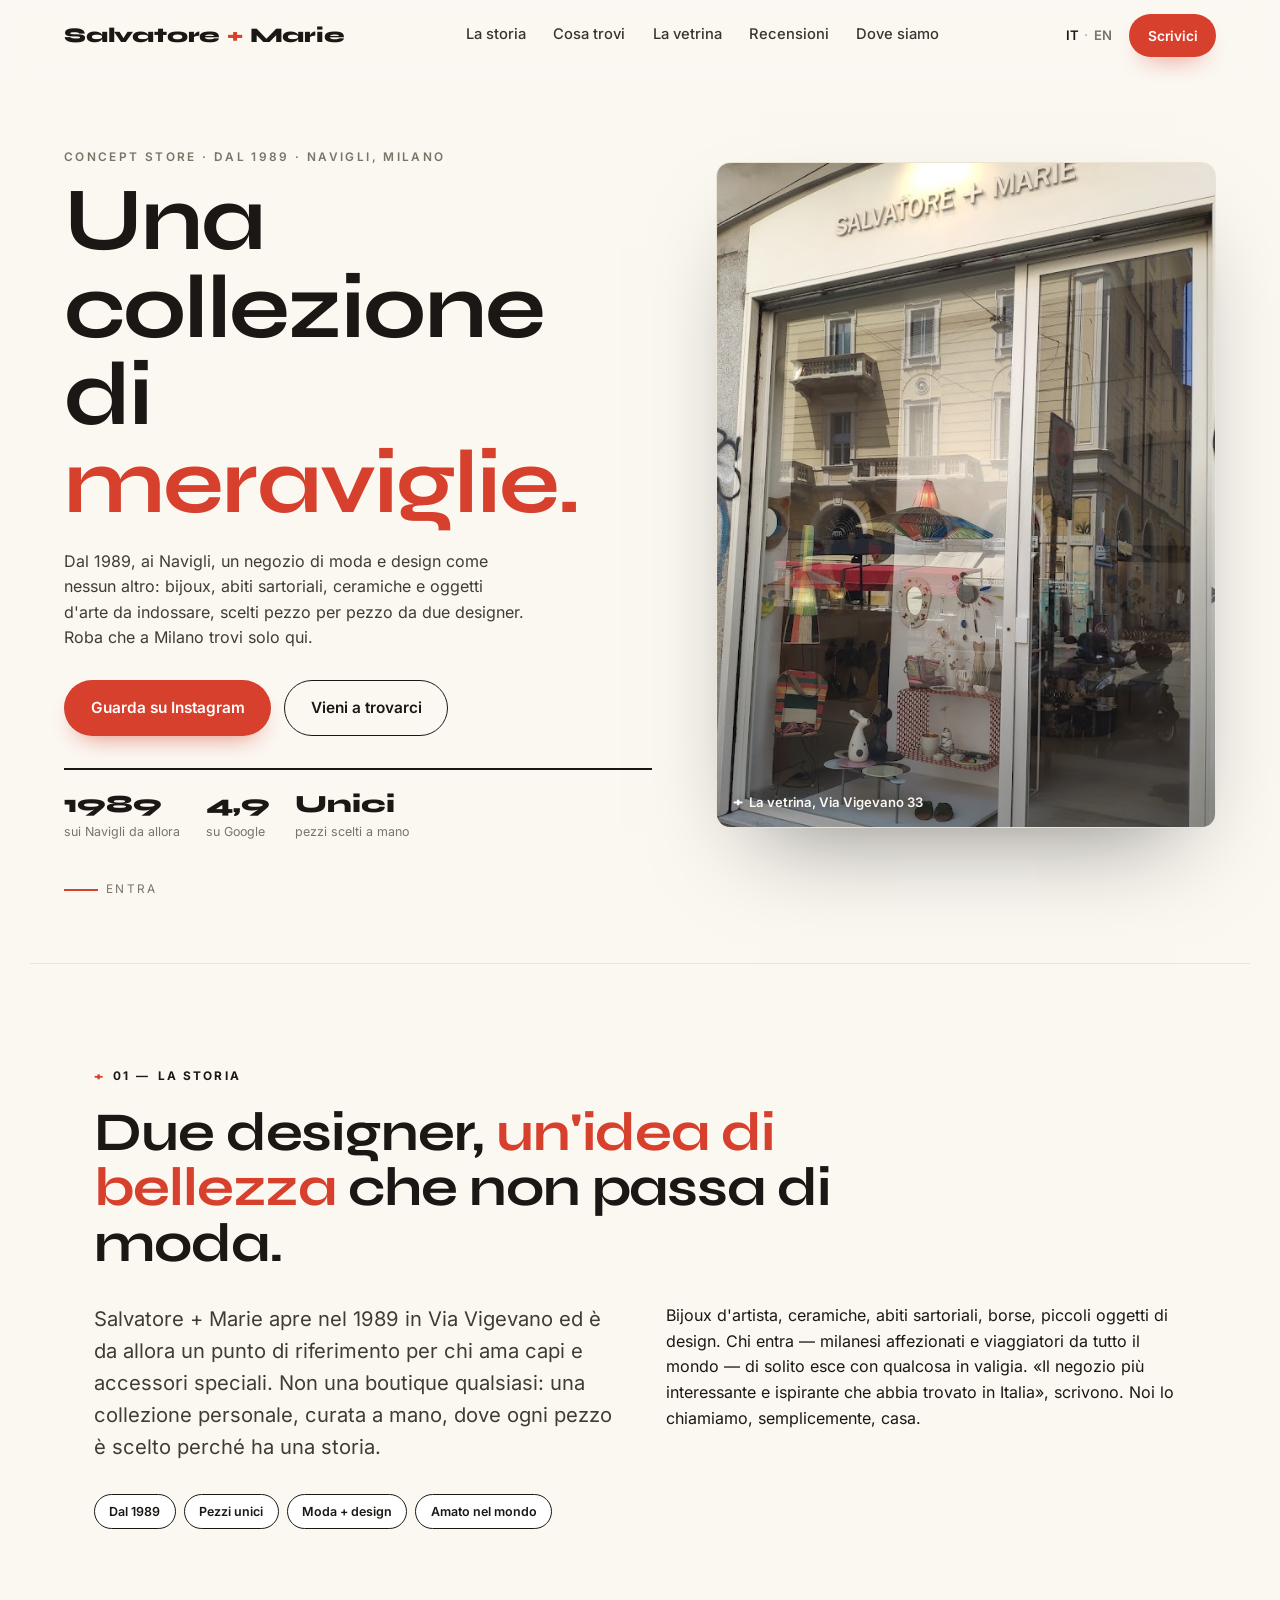
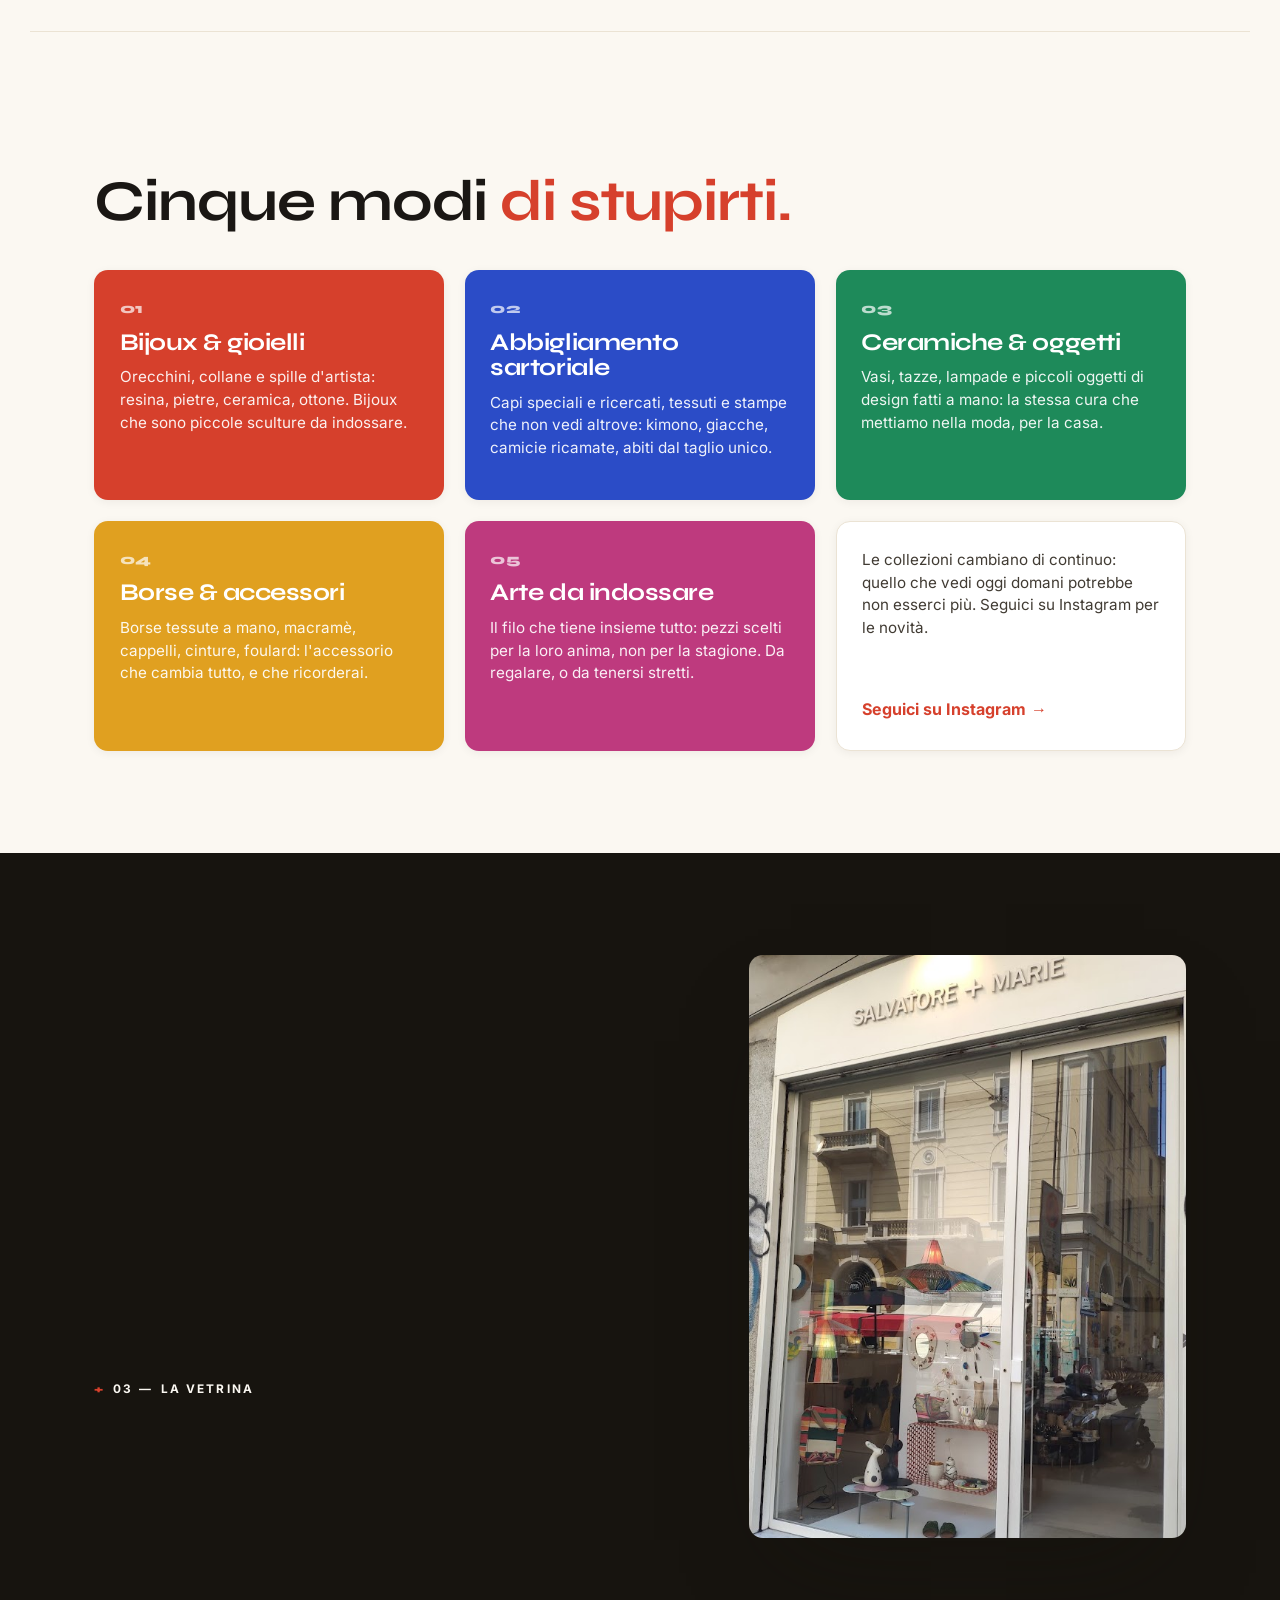
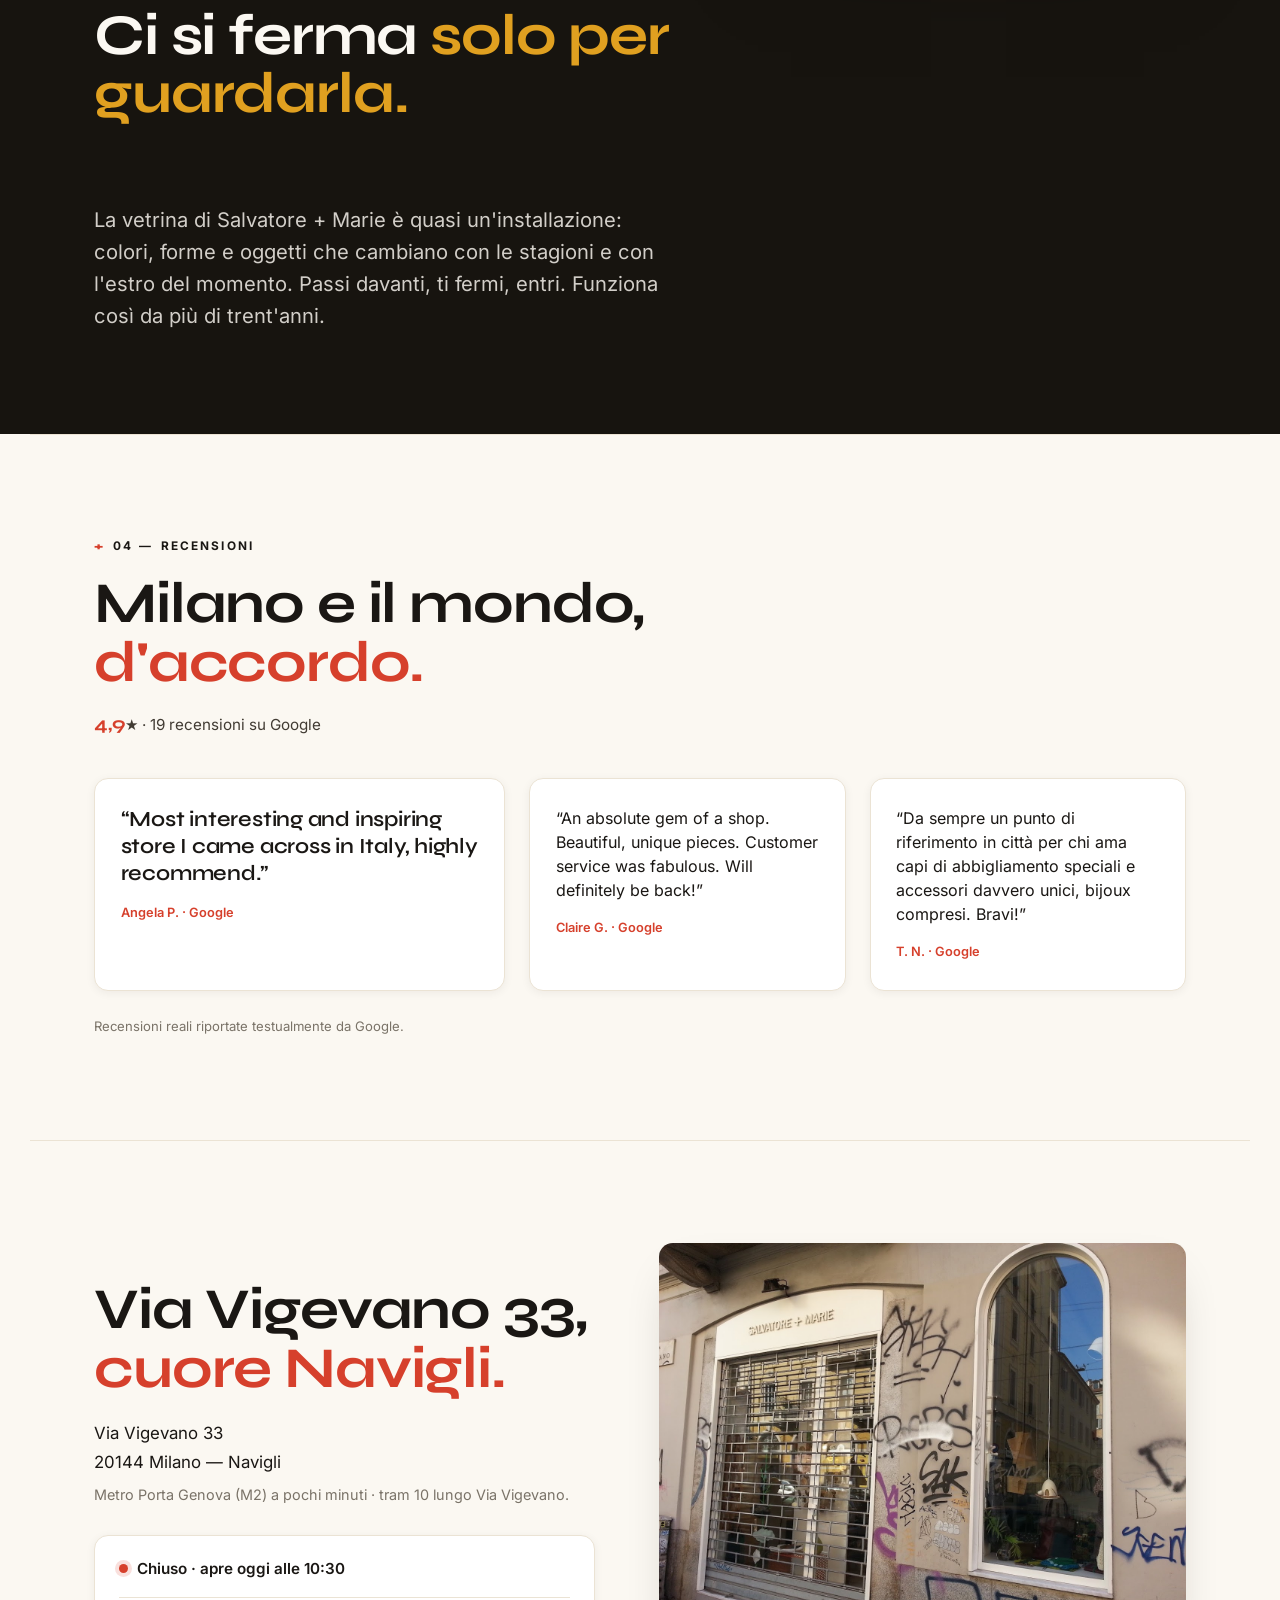
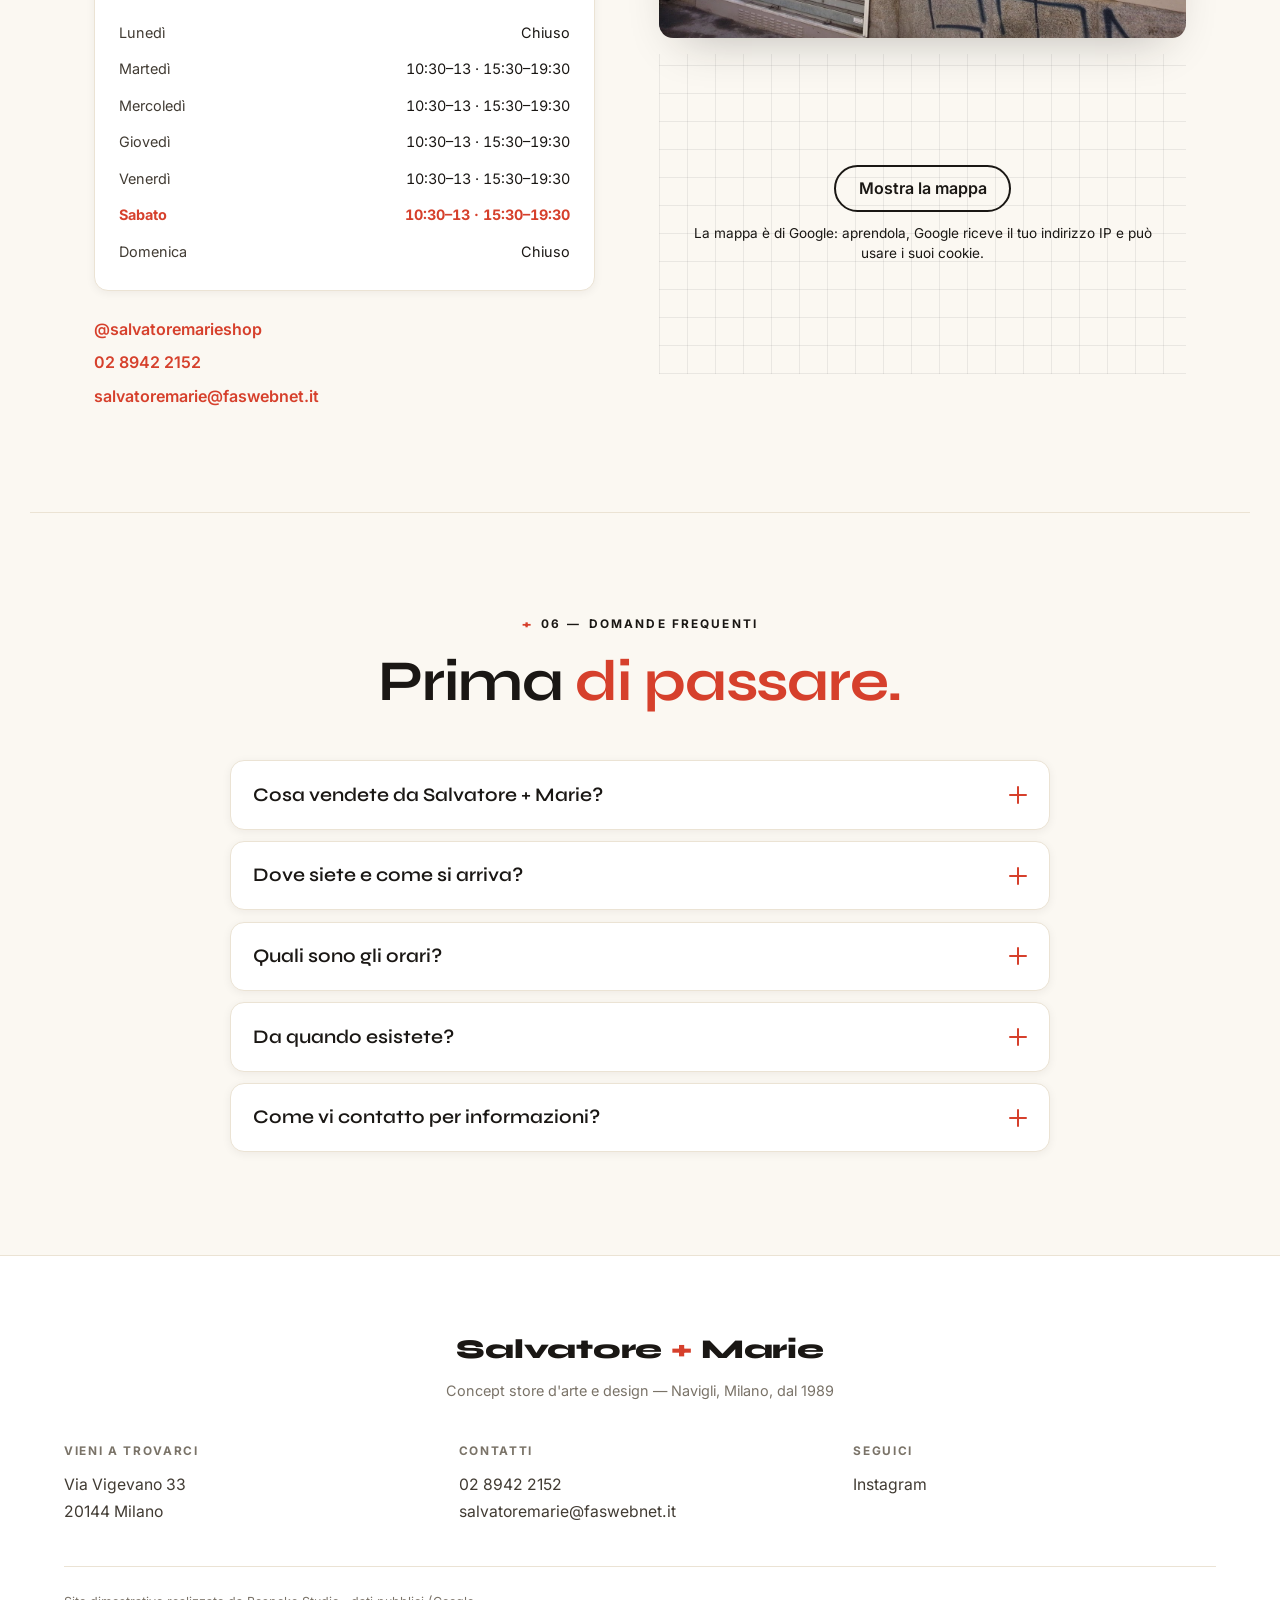
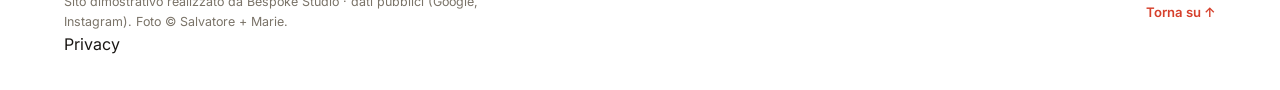
<file: index.html>
<!DOCTYPE html>
<html lang="it" class="no-js">
<head>
<meta charset="utf-8">
<meta name="viewport" content="width=device-width, initial-scale=1">
<meta name="robots" content="noindex">
<title>Salvatore + Marie — Concept store d'arte e design ai Navigli, Milano dal 1989</title>
<meta name="description" content="Salvatore + Marie: dal 1989 il concept store dei Navigli, in Via Vigevano 33 a Milano. Bijoux, abbigliamento sartoriale, ceramiche, borse e oggetti d'arte da indossare, scelti da due designer. 4,9★ su Google. Vieni a trovarci.">
<meta name="theme-color" content="#D6402C">
<link rel="canonical" href="https://rotenzark.github.io/salvatore-marie/">

<meta property="og:type" content="business.business">
<meta property="og:site_name" content="Salvatore + Marie">
<meta property="og:title" content="Salvatore + Marie — una collezione di meraviglie, dal 1989">
<meta property="og:description" content="Concept store d'arte e design ai Navigli di Milano. Bijoux, abbigliamento, ceramiche e oggetti da indossare, scelti da due designer.">
<meta property="og:locale" content="it_IT">
<meta property="og:url" content="https://rotenzark.github.io/salvatore-marie/">
<meta property="og:image" content="https://rotenzark.github.io/salvatore-marie/img/og-image.jpg">
<meta property="og:image:width" content="1200">
<meta property="og:image:height" content="630">
<meta name="twitter:card" content="summary_large_image">
<meta name="twitter:title" content="Salvatore + Marie — una collezione di meraviglie, dal 1989">
<meta name="twitter:description" content="Concept store d'arte e design ai Navigli di Milano. Bijoux, abbigliamento, ceramiche e oggetti da indossare.">
<meta name="twitter:image" content="https://rotenzark.github.io/salvatore-marie/img/og-image.jpg">

<link rel="icon" href="favicon.svg" type="image/svg+xml">
<link rel="icon" href="favicon-32.png" sizes="32x32" type="image/png">
<link rel="apple-touch-icon" href="apple-touch-icon.png">

<link rel="stylesheet" href="fonts/fonts.css?v=1">

<link rel="stylesheet" href="css/styles.css?v=1">
<script>document.documentElement.className = document.documentElement.className.replace('no-js','js');</script>

<script type="application/ld+json">
{
  "@context": "https://schema.org",
  "@type": "Store",
  "name": "Salvatore + Marie",
  "description": "Concept store d'arte e design ai Navigli di Milano dal 1989: bijoux, abbigliamento sartoriale, ceramiche, borse e oggetti d'arte da indossare.",
  "image": "https://rotenzark.github.io/salvatore-marie/img/og-image.jpg",
  "url": "https://rotenzark.github.io/salvatore-marie/",
  "telephone": "+39 02 8942 2152",
  "email": "salvatoremarie@faswebnet.it",
  "priceRange": "€€-€€€",
  "foundingDate": "1989",
  "address": {
    "@type": "PostalAddress",
    "streetAddress": "Via Vigevano 33",
    "addressLocality": "Milano",
    "postalCode": "20144",
    "addressCountry": "IT"
  },
  "geo": {
    "@type": "GeoCoordinates",
    "latitude": 45.4529928,
    "longitude": 9.1721063
  },
  "areaServed": "Navigli, Milano",
  "sameAs": [
    "https://www.instagram.com/salvatoremarieshop/"
  ],
  "openingHoursSpecification": [
    {
      "@type": "OpeningHoursSpecification",
      "dayOfWeek": [
        "Tuesday",
        "Wednesday",
        "Thursday",
        "Friday",
        "Saturday"
      ],
      "opens": "10:30",
      "closes": "13:00"
    },
    {
      "@type": "OpeningHoursSpecification",
      "dayOfWeek": [
        "Tuesday",
        "Wednesday",
        "Thursday",
        "Friday",
        "Saturday"
      ],
      "opens": "15:30",
      "closes": "19:30"
    }
  ]
}
</script>
<script type="application/ld+json">
{
  "@context": "https://schema.org",
  "@type": "FAQPage",
  "mainEntity": [
    { "@type": "Question", "name": "Cosa vendete da Salvatore + Marie?", "acceptedAnswer": { "@type": "Answer", "text": "Bijoux e gioielli artigianali, abbigliamento sartoriale, ceramiche e oggetti di design, borse e accessori: pezzi speciali e unici, scelti da due designer. Un negozio di moda e design, non una catena." } },
    { "@type": "Question", "name": "Dove siete e come si arriva?", "acceptedAnswer": { "@type": "Answer", "text": "Via Vigevano 33, ai Navigli (20144 Milano). Metro Porta Genova (M2) a pochi minuti e tram 10 lungo Via Vigevano." } },
    { "@type": "Question", "name": "Quali sono gli orari?", "acceptedAnswer": { "@type": "Answer", "text": "Da martedì a sabato: 10:30–13:00 e 15:30–19:30. Lunedì e domenica chiuso." } },
    { "@type": "Question", "name": "Da quando esistete?", "acceptedAnswer": { "@type": "Answer", "text": "Dal 1989: siamo un punto di riferimento dei Navigli per chi cerca capi e accessori davvero unici." } },
    { "@type": "Question", "name": "Come vi contatto per informazioni?", "acceptedAnswer": { "@type": "Answer", "text": "Il modo più veloce è scriverci in DM su Instagram (@salvatoremarieshop). Puoi anche chiamarci allo 02 8942 2152 negli orari di apertura o scrivere a salvatoremarie@faswebnet.it." } }
  ]
}
</script>
</head>
<body>

<!-- ░░ INTRO ░░ -->
<div id="intro" aria-hidden="true">
  <div class="intro__bloom"></div>
  <div class="intro__mark">
    <span class="intro__plus">+</span>
    <span class="intro__word">Salvatore <span>+</span> Marie</span>
    <span class="intro__tag">dal 1989 · Navigli</span>
  </div>
</div>

<!-- ░░ HEADER ░░ -->
<header class="site-head" id="top">
  <a class="brand" href="#top" aria-label="Salvatore + Marie — home">
    <span class="brand__word">Salvatore <span class="plus">+</span> Marie</span>
  </a>
  <nav class="nav" aria-label="Navigazione principale">
    <a href="#storia" data-i18n="nav.story">La storia</a>
    <a href="#trovi" data-i18n="nav.find">Cosa trovi</a>
    <a href="#vetrina" data-i18n="nav.window">La vetrina</a>
    <a href="#recensioni" data-i18n="nav.reviews">Recensioni</a>
    <a href="#dove" data-i18n="nav.where">Dove siamo</a>
  </nav>
  <div class="head-actions">
    <button class="lang" id="lang" type="button" aria-label="Cambia lingua / Switch language">
      <span class="lang__it is-on">IT</span><span class="lang__sep">·</span><span class="lang__en">EN</span>
    </button>
    <a class="btn btn--solid btn--sm" href="https://www.instagram.com/salvatoremarieshop/" target="_blank" rel="noopener" data-i18n="cta.dm">Scrivici</a>
    <button class="burger" id="burger" type="button" aria-label="Apri menu" aria-expanded="false" aria-controls="mobile-nav"><span></span><span></span></button>
  </div>
</header>

<div class="mobile-nav" id="mobile-nav" hidden>
  <a href="#storia" data-i18n="nav.story">La storia</a>
  <a href="#trovi" data-i18n="nav.find">Cosa trovi</a>
  <a href="#vetrina" data-i18n="nav.window">La vetrina</a>
  <a href="#recensioni" data-i18n="nav.reviews">Recensioni</a>
  <a href="#dove" data-i18n="nav.where">Dove siamo</a>
  <a href="#faq" data-i18n="nav.faq">Domande frequenti</a>
  <a class="btn btn--solid" href="https://www.instagram.com/salvatoremarieshop/" target="_blank" rel="noopener" data-i18n="cta.dmFull">Scrivici in DM</a>
</div>

<main>
  <!-- ░░ HERO ░░ -->
  <section class="hero" id="hero">
    <div class="hero__inner">
      <div class="hero__copy">
        <p class="eyebrow reveal"><span data-i18n="hero.eyebrow">Concept store · dal 1989 · Navigli, Milano</span></p>
        <h1 class="hero__title reveal">
          <span data-i18n="hero.t1">Una collezione</span><br>
          <span data-i18n="hero.t2">di</span> <em data-i18n="hero.t3">meraviglie.</em>
        </h1>
        <p class="hero__lead reveal" data-i18n="hero.lead">Dal 1989, ai Navigli, un negozio di moda e design come nessun altro: bijoux, abiti sartoriali, ceramiche e oggetti d'arte da indossare, scelti pezzo per pezzo da due designer. Roba che a Milano trovi solo qui.</p>
        <div class="hero__cta reveal">
          <a class="btn btn--solid" href="https://www.instagram.com/salvatoremarieshop/" target="_blank" rel="noopener" data-i18n="cta.instagram">Guarda su Instagram</a>
          <a class="btn btn--ghost" href="#dove" data-i18n="cta.visit">Vieni a trovarci</a>
        </div>
        <ul class="hero__meta reveal">
          <li><strong>1989</strong><span data-i18n="hero.m1">sui Navigli da allora</span></li>
          <li><strong>4,9</strong><span data-i18n="hero.m2">su Google</span></li>
          <li><strong data-i18n="hero.m3s">Unici</strong><span data-i18n="hero.m3">pezzi scelti a mano</span></li>
        </ul>
      </div>
      <figure class="hero__figure reveal">
        <img src="img/shop/vetrina.jpg" width="602" height="1024" alt="La vetrina di Salvatore + Marie: paralumi arcobaleno, ceramiche, borse e oggetti colorati" fetchpriority="high">
        <figcaption class="hero__tag" aria-hidden="true"><span class="plus">+</span> <span data-i18n="hero.cap">La vetrina, Via Vigevano 33</span></figcaption>
      </figure>
    </div>
    <a class="hero__scroll" href="#storia" aria-hidden="true"><span data-i18n="hero.scroll">Entra</span></a>
  </section>

  <!-- ░░ STORIA ░░ -->
  <section class="story" id="storia">
    <p class="section-index reveal"><span class="plus">+</span> 01 — <span data-i18n="story.kicker">La storia</span></p>
    <h2 class="story__big reveal"><span data-i18n="story.t1">Due designer,</span> <em data-i18n="story.t2">un'idea di bellezza</em> <span data-i18n="story.t3">che non passa di moda.</span></h2>
    <div class="story__cols">
      <p class="reveal lead" data-i18n="story.p1">Salvatore + Marie apre nel 1989 in Via Vigevano ed è da allora un punto di riferimento per chi ama capi e accessori speciali. Non una boutique qualsiasi: una collezione personale, curata a mano, dove ogni pezzo è scelto perché ha una storia.</p>
      <p class="reveal" data-i18n="story.p2">Bijoux d'artista, ceramiche, abiti sartoriali, borse, piccoli oggetti di design. Chi entra — milanesi affezionati e viaggiatori da tutto il mondo — di solito esce con qualcosa in valigia. «Il negozio più interessante e ispirante che abbia trovato in Italia», scrivono. Noi lo chiamiamo, semplicemente, casa.</p>
    </div>
    <ul class="badges reveal">
      <li data-i18n="story.b1">Dal 1989</li>
      <li data-i18n="story.b2">Pezzi unici</li>
      <li data-i18n="story.b3">Moda + design</li>
      <li data-i18n="story.b4">Amato nel mondo</li>
    </ul>
  </section>

  <!-- ░░ COSA TROVI ░░ -->
  <section class="find" id="trovi">
    <div class="find__head">
      <p class="section-index reveal"><span class="plus">+</span> 02 — <span data-i18n="find.kicker">Cosa trovi</span></p>
      <h2 class="reveal"><span data-i18n="find.t1">Cinque modi</span> <em data-i18n="find.t2">di stupirti.</em></h2>
    </div>
    <div class="cards">
      <article class="card card--red reveal"><span class="card__no">01</span><h3 data-i18n="find.c1t">Bijoux &amp; gioielli</h3><p data-i18n="find.c1d">Orecchini, collane e spille d'artista: resina, pietre, ceramica, ottone. Bijoux che sono piccole sculture da indossare.</p></article>
      <article class="card card--cobalt reveal"><span class="card__no">02</span><h3 data-i18n="find.c2t">Abbigliamento sartoriale</h3><p data-i18n="find.c2d">Capi speciali e ricercati, tessuti e stampe che non vedi altrove: kimono, giacche, camicie ricamate, abiti dal taglio unico.</p></article>
      <article class="card card--emerald reveal"><span class="card__no">03</span><h3 data-i18n="find.c3t">Ceramiche &amp; oggetti</h3><p data-i18n="find.c3d">Vasi, tazze, lampade e piccoli oggetti di design fatti a mano: la stessa cura che mettiamo nella moda, per la casa.</p></article>
      <article class="card card--marigold reveal"><span class="card__no">04</span><h3 data-i18n="find.c4t">Borse &amp; accessori</h3><p data-i18n="find.c4d">Borse tessute a mano, macramè, cappelli, cinture, foulard: l'accessorio che cambia tutto, e che ricorderai.</p></article>
      <article class="card card--magenta reveal"><span class="card__no">05</span><h3 data-i18n="find.c5t">Arte da indossare</h3><p data-i18n="find.c5d">Il filo che tiene insieme tutto: pezzi scelti per la loro anima, non per la stagione. Da regalare, o da tenersi stretti.</p></article>
      <article class="card card--note reveal"><p data-i18n="find.note">Le collezioni cambiano di continuo: quello che vedi oggi domani potrebbe non esserci più. Seguici su Instagram per le novità.</p><a class="card__link" href="https://www.instagram.com/salvatoremarieshop/" target="_blank" rel="noopener"><span data-i18n="find.follow">Seguici su Instagram</span> <span aria-hidden="true">→</span></a></article>
    </div>
  </section>

  <!-- ░░ LA VETRINA ░░ -->
  <section class="window" id="vetrina">
    <div class="window__inner">
      <div class="window__glow" aria-hidden="true"></div>
      <p class="section-index on-dark reveal"><span class="plus">+</span> 03 — <span data-i18n="win.kicker">La vetrina</span></p>
      <h2 class="reveal"><span data-i18n="win.t1">Ci si ferma</span> <em data-i18n="win.t2">solo per guardarla.</em></h2>
      <p class="reveal lead" data-i18n="win.lead">La vetrina di Salvatore + Marie è quasi un'installazione: colori, forme e oggetti che cambiano con le stagioni e con l'estro del momento. Passi davanti, ti fermi, entri. Funziona così da più di trent'anni.</p>
      <figure class="window__figure reveal">
        <img src="img/shop/vetrina.jpg" width="602" height="1024" alt="La vetrina colorata di Salvatore + Marie con paralumi, ceramiche e borse" loading="lazy">
      </figure>
    </div>
  </section>

  <!-- ░░ RECENSIONI ░░ -->
  <section class="reviews" id="recensioni">
    <div class="reviews__head">
      <p class="section-index reveal"><span class="plus">+</span> 04 — <span data-i18n="rev.kicker">Recensioni</span></p>
      <h2 class="reveal"><span data-i18n="rev.t1">Milano e il mondo,</span> <em data-i18n="rev.t2">d'accordo.</em></h2>
      <div class="reviews__score reveal"><span class="score"><strong>4,9</strong>★ · <span data-i18n="rev.gg">19 recensioni su Google</span></span></div>
    </div>
    <div class="reviews__grid">
      <blockquote class="rev rev--big reveal"><p data-i18n="rev.1">“Most interesting and inspiring store I came across in Italy, highly recommend.”</p><cite>Angela P. · <span data-i18n="src.google">Google</span></cite></blockquote>
      <blockquote class="rev reveal"><p data-i18n="rev.2">“An absolute gem of a shop. Beautiful, unique pieces. Customer service was fabulous. Will definitely be back!”</p><cite>Claire G. · <span data-i18n="src.google">Google</span></cite></blockquote>
      <blockquote class="rev reveal"><p data-i18n="rev.3">“Da sempre un punto di riferimento in città per chi ama capi di abbigliamento speciali e accessori davvero unici, bijoux compresi. Bravi!”</p><cite>T. N. · <span data-i18n="src.google">Google</span></cite></blockquote>
    </div>
    <p class="reviews__note reveal" data-i18n="rev.note">Recensioni reali riportate testualmente da Google.</p>
  </section>

  <!-- ░░ DOVE / ORARI ░░ -->
  <section class="where" id="dove">
    <div class="where__grid">
      <div class="where__info">
        <p class="section-index reveal"><span class="plus">+</span> 05 — <span data-i18n="where.kicker">Dove siamo</span></p>
        <h2 class="reveal"><span data-i18n="where.t1">Via Vigevano 33,</span> <em data-i18n="where.t2">cuore Navigli.</em></h2>
        <address class="where__addr reveal">
          <span class="addr__line">Via Vigevano 33</span>
          <span class="addr__line">20144 Milano — <span data-i18n="where.zone">Navigli</span></span>
          <span class="addr__line addr__hint" data-i18n="where.metro">Metro Porta Genova (M2) a pochi minuti · tram 10 lungo Via Vigevano.</span>
        </address>
        <div class="hours reveal" id="hours">
          <div class="hours__now" id="hours-now" aria-live="polite"><span class="dot"></span><span id="hours-status" data-i18n="where.checking">Controllo orari…</span></div>
          <table class="hours__table"><tbody>
            <tr data-day="1"><th data-i18n="day.mon">Lunedì</th><td data-i18n="where.closed">Chiuso</td></tr>
            <tr data-day="2"><th data-i18n="day.tue">Martedì</th><td>10:30–13 · 15:30–19:30</td></tr>
            <tr data-day="3"><th data-i18n="day.wed">Mercoledì</th><td>10:30–13 · 15:30–19:30</td></tr>
            <tr data-day="4"><th data-i18n="day.thu">Giovedì</th><td>10:30–13 · 15:30–19:30</td></tr>
            <tr data-day="5"><th data-i18n="day.fri">Venerdì</th><td>10:30–13 · 15:30–19:30</td></tr>
            <tr data-day="6"><th data-i18n="day.sat">Sabato</th><td>10:30–13 · 15:30–19:30</td></tr>
            <tr data-day="0"><th data-i18n="day.sun">Domenica</th><td data-i18n="where.closed">Chiuso</td></tr>
          </tbody></table>
        </div>
        <div class="where__contacts reveal">
          <a href="https://www.instagram.com/salvatoremarieshop/" target="_blank" rel="noopener">@salvatoremarieshop</a>
          <a href="tel:+390289422152">02 8942 2152</a>
          <a href="mailto:salvatoremarie@faswebnet.it">salvatoremarie@faswebnet.it</a>
        </div>
      </div>
      <div class="where__map reveal">
        <figure class="where__facade">
          <img src="img/shop/facciata.jpg" width="1050" height="788" alt="La facciata di Salvatore + Marie in Via Vigevano 33, ai Navigli" loading="lazy">
        </figure>
        <div class="mappa-clic" data-mappa-clic style="--mappa-h: 320px"><template><iframe title="Mappa — Salvatore + Marie, Via Vigevano 33, Milano" src="https://www.google.com/maps?q=Via%20Vigevano%2033,%2020144%20Milano&output=embed" loading="lazy" referrerpolicy="no-referrer-when-downgrade"></iframe></template><div class="mappa-clic__velo"><a class="mappa-clic__btn" href="https://www.google.com/maps/search/?api=1&amp;query=Via%20Vigevano%2033%2C%2020144%20Milano" target="_blank" rel="noopener">Mostra la mappa</a><p class="mappa-clic__nota">La mappa è di Google: aprendola, Google riceve il tuo indirizzo IP e può usare i suoi cookie.</p></div></div>
      </div>
    </div>
  </section>

  <!-- ░░ FAQ ░░ -->
  <section class="faq" id="faq">
    <div class="faq__head">
      <p class="section-index reveal"><span class="plus">+</span> 06 — <span data-i18n="faq.kicker">Domande frequenti</span></p>
      <h2 class="reveal"><span data-i18n="faq.t1">Prima</span> <em data-i18n="faq.t2">di passare.</em></h2>
    </div>
    <div class="faq__list">
      <details class="faq__item reveal"><summary><span data-i18n="faq.q1">Cosa vendete da Salvatore + Marie?</span><span class="faq__mark" aria-hidden="true"></span></summary><div class="faq__a"><p data-i18n="faq.a1">Bijoux e gioielli artigianali, abbigliamento sartoriale, ceramiche e oggetti di design, borse e accessori: pezzi speciali e unici, scelti da due designer. Un negozio di moda e design, non una catena.</p></div></details>
      <details class="faq__item reveal"><summary><span data-i18n="faq.q2">Dove siete e come si arriva?</span><span class="faq__mark" aria-hidden="true"></span></summary><div class="faq__a"><p data-i18n="faq.a2">Via Vigevano 33, ai Navigli. Metro Porta Genova (M2) a pochi minuti e tram 10 lungo Via Vigevano.</p></div></details>
      <details class="faq__item reveal"><summary><span data-i18n="faq.q3">Quali sono gli orari?</span><span class="faq__mark" aria-hidden="true"></span></summary><div class="faq__a"><p data-i18n="faq.a3">Da martedì a sabato: 10:30–13:00 e 15:30–19:30. Lunedì e domenica chiuso.</p></div></details>
      <details class="faq__item reveal"><summary><span data-i18n="faq.q4">Da quando esistete?</span><span class="faq__mark" aria-hidden="true"></span></summary><div class="faq__a"><p data-i18n="faq.a4">Dal 1989: siamo un punto di riferimento dei Navigli per chi cerca capi e accessori davvero unici.</p></div></details>
      <details class="faq__item reveal"><summary><span data-i18n="faq.q5">Come vi contatto per informazioni?</span><span class="faq__mark" aria-hidden="true"></span></summary><div class="faq__a"><p data-i18n="faq.a5">Il modo più veloce è scriverci in DM su Instagram (@salvatoremarieshop). Puoi anche chiamarci allo 02 8942 2152 negli orari di apertura o scrivere a salvatoremarie@faswebnet.it.</p></div></details>
    </div>
  </section>
</main>

<!-- ░░ FOOTER ░░ -->
<footer class="site-foot">
  <div class="foot__top">
    <a class="brand brand--foot" href="#top" aria-label="Salvatore + Marie — torna su"><span class="brand__word">Salvatore <span class="plus">+</span> Marie</span></a>
    <p class="foot__tag" data-i18n="foot.tag">Concept store d'arte e design — Navigli, Milano, dal 1989</p>
  </div>
  <div class="foot__cols">
    <div class="foot__col"><h4 data-i18n="foot.visit">Vieni a trovarci</h4><p>Via Vigevano 33<br>20144 Milano</p></div>
    <div class="foot__col"><h4 data-i18n="foot.contact">Contatti</h4><p><a href="tel:+390289422152">02 8942 2152</a><br><a href="mailto:salvatoremarie@faswebnet.it">salvatoremarie@faswebnet.it</a></p></div>
    <div class="foot__col"><h4 data-i18n="foot.follow">Seguici</h4><p><a href="https://www.instagram.com/salvatoremarieshop/" target="_blank" rel="noopener">Instagram</a></p></div>
  </div>
  <div class="foot__base">
    <p data-i18n="foot.demo">Sito dimostrativo realizzato da Bespoke Studio · dati pubblici (Google, Instagram). Foto © Salvatore + Marie.</p>
    <a href="#top" class="foot__up" data-i18n="foot.up">Torna su ↑</a>
  </div>
  <p class="privacy-link"><a href="privacy.html">Privacy</a></p>
</footer>

<div class="action-bar" aria-label="Azioni rapide">
  <a href="tel:+390289422152" data-i18n="bar.call">Chiama</a>
  <a href="https://www.instagram.com/salvatoremarieshop/" target="_blank" rel="noopener" data-i18n="bar.ig">Instagram</a>
  <a class="action-bar__book" href="#dove" data-i18n="bar.where">Dove siamo</a>
</div>

<script src="js/main.js?v=1"></script>
<script src="js/mappa-clic.js?v=1" defer></script>
</body>
</html>
</file>
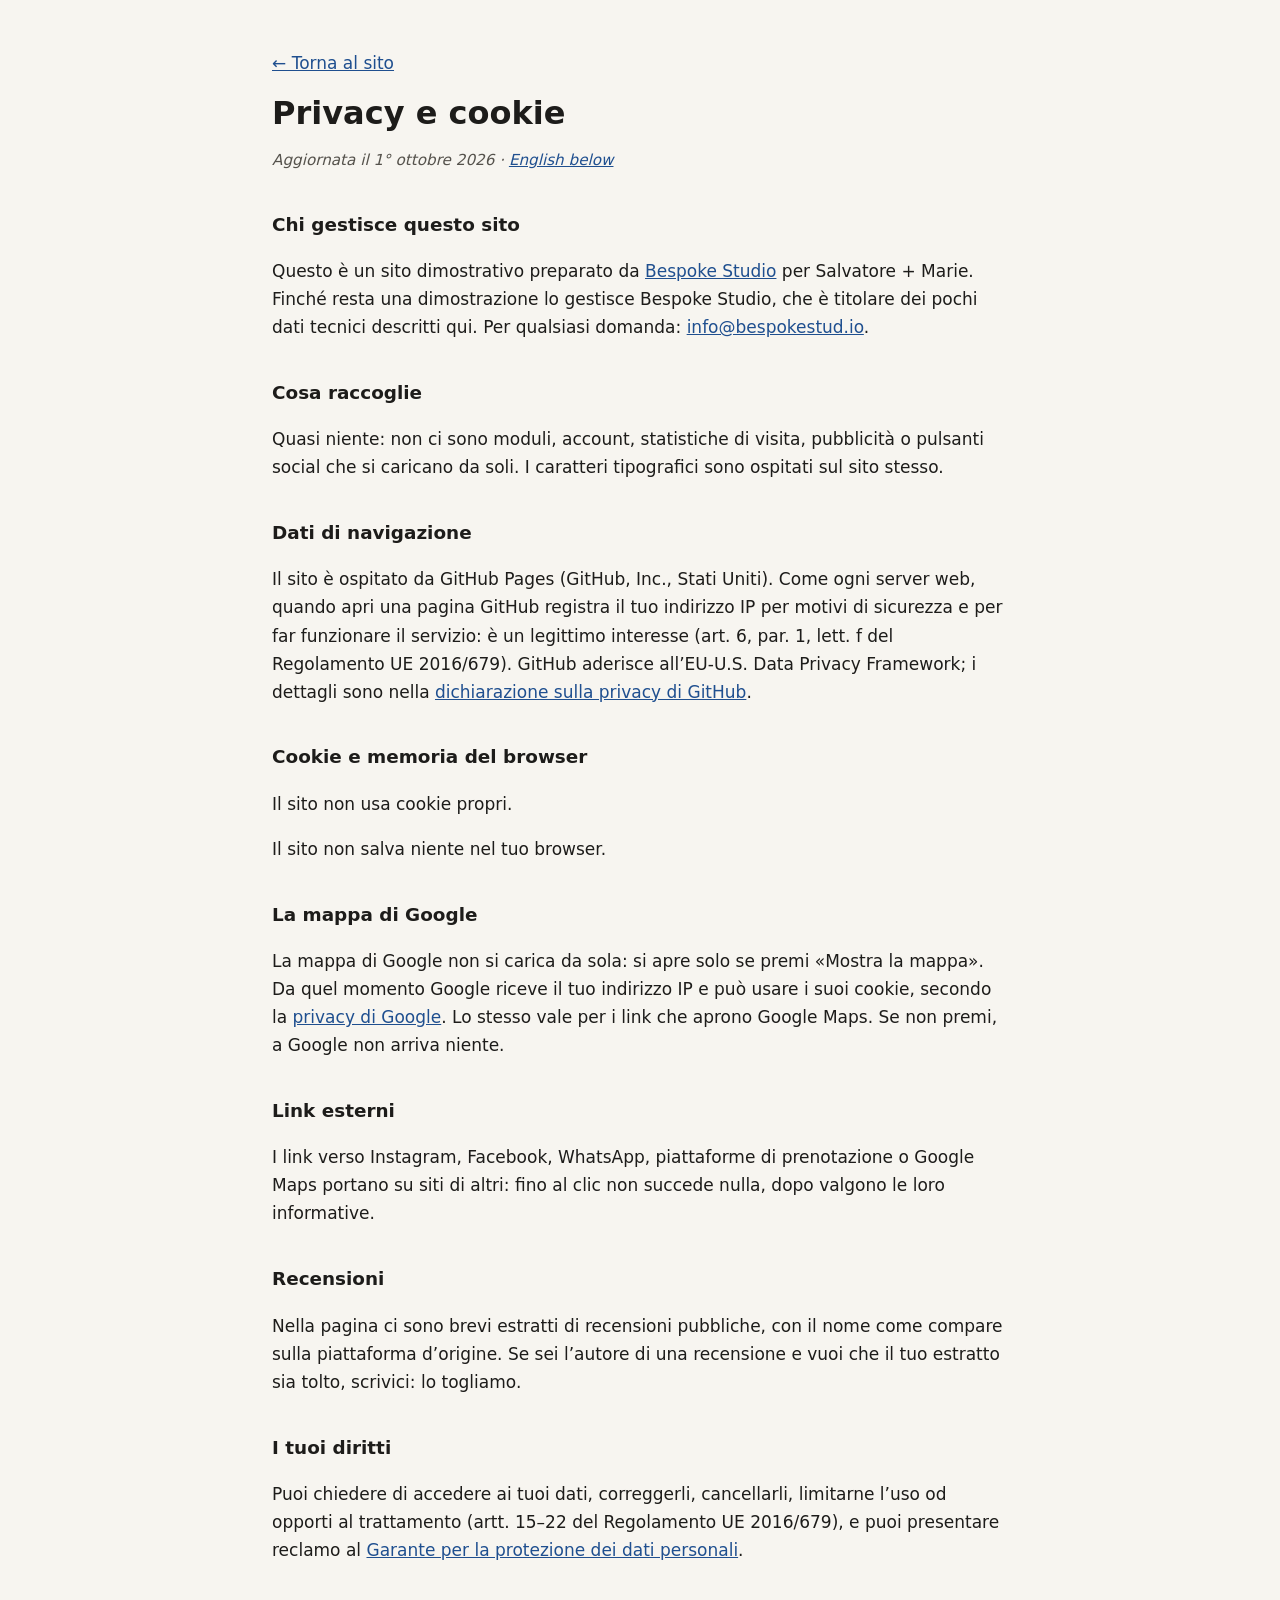
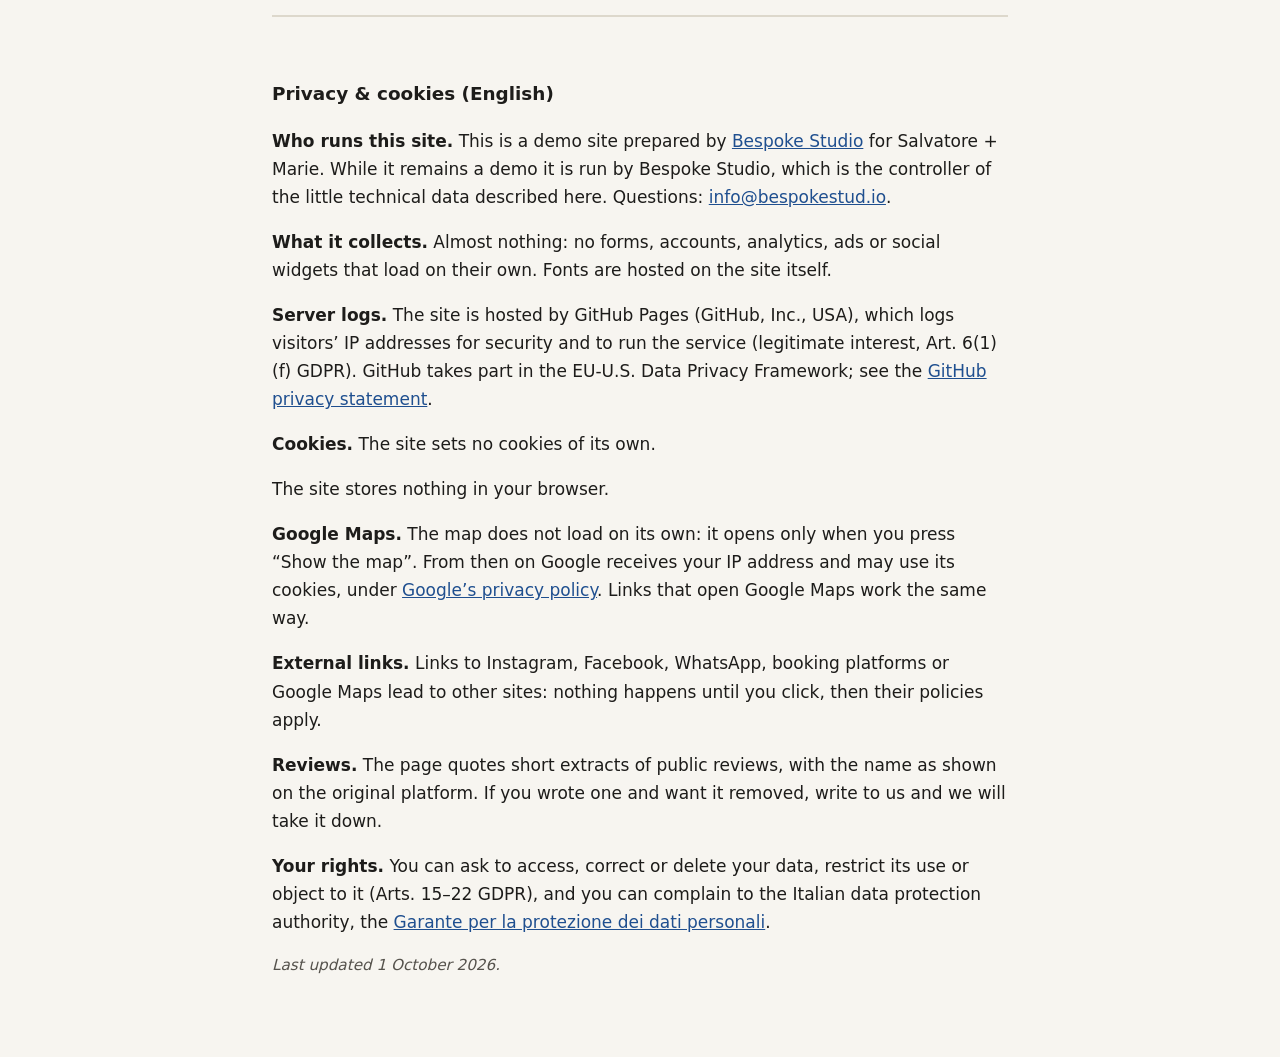
<file: privacy.html>
<!DOCTYPE html>
<html lang="it">
<head>
  <meta charset="UTF-8">
  <meta name="viewport" content="width=device-width, initial-scale=1.0">
  <meta name="robots" content="noindex">
  <title>Privacy e cookie · Salvatore + Marie</title>
  <meta name="description" content="Informativa privacy e cookie del sito Salvatore + Marie.">
  <style>
    body { margin: 0; background: #f7f5f0; color: #1d1c1a; font: 17px/1.65 system-ui, -apple-system, "Segoe UI", Roboto, sans-serif; }
    main { max-width: 46rem; margin: 0 auto; padding: 32px 20px 64px; }
    h1 { font-size: 2rem; line-height: 1.2; margin: 0.4em 0 0.2em; }
    h2 { font-size: 1.15rem; margin: 2em 0 0.4em; }
    a { color: #1f4f8f; }
    .data { color: #55524c; font-style: italic; font-size: 0.95rem; }
    .en { margin-top: 3em; padding-top: 1.5em; border-top: 2px solid #ddd8cc; }
    code { font-size: 0.9em; background: #ebe7dc; padding: 0 4px; border-radius: 3px; }
  </style>
</head>
<body>
<main>
  <p><a href="index.html">← Torna al sito</a></p>
  <h1>Privacy e cookie</h1>
  <p class="data">Aggiornata il 1° ottobre 2026 · <a href="#english" lang="en">English below</a></p>
  <h2>Chi gestisce questo sito</h2>
  <p>Questo è un sito dimostrativo preparato da <a href="https://bespokestud.io" rel="noopener">Bespoke Studio</a> per Salvatore + Marie. Finché resta una dimostrazione lo gestisce Bespoke Studio, che è titolare dei pochi dati tecnici descritti qui. Per qualsiasi domanda: <a href="mailto:info@bespokestud.io">info@bespokestud.io</a>.</p>
  <h2>Cosa raccoglie</h2>
  <p>Quasi niente: non ci sono moduli, account, statistiche di visita, pubblicità o pulsanti social che si caricano da soli. I caratteri tipografici sono ospitati sul sito stesso.</p>
  <h2>Dati di navigazione</h2>
  <p>Il sito è ospitato da GitHub Pages (GitHub, Inc., Stati Uniti). Come ogni server web, quando apri una pagina GitHub registra il tuo indirizzo IP per motivi di sicurezza e per far funzionare il servizio: è un legittimo interesse (art. 6, par. 1, lett. f del Regolamento UE 2016/679). GitHub aderisce all’EU-U.S. Data Privacy Framework; i dettagli sono nella <a href="https://docs.github.com/site-policy/privacy-policies/github-general-privacy-statement" rel="noopener">dichiarazione sulla privacy di GitHub</a>.</p>
  
  <h2>Cookie e memoria del browser</h2>
  <p>Il sito non usa cookie propri.</p>
  <p>Il sito non salva niente nel tuo browser.</p>
  <h2>La mappa di Google</h2>
  <p>La mappa di Google non si carica da sola: si apre solo se premi «Mostra la mappa». Da quel momento Google riceve il tuo indirizzo IP e può usare i suoi cookie, secondo la <a href="https://policies.google.com/privacy?hl=it" rel="noopener">privacy di Google</a>. Lo stesso vale per i link che aprono Google Maps. Se non premi, a Google non arriva niente.</p>
  <h2>Link esterni</h2>
  <p>I link verso Instagram, Facebook, WhatsApp, piattaforme di prenotazione o Google Maps portano su siti di altri: fino al clic non succede nulla, dopo valgono le loro informative.</p>
  <h2>Recensioni</h2>
  <p>Nella pagina ci sono brevi estratti di recensioni pubbliche, con il nome come compare sulla piattaforma d’origine. Se sei l’autore di una recensione e vuoi che il tuo estratto sia tolto, scrivici: lo togliamo.</p>
  <h2>I tuoi diritti</h2>
  <p>Puoi chiedere di accedere ai tuoi dati, correggerli, cancellarli, limitarne l’uso od opporti al trattamento (artt. 15–22 del Regolamento UE 2016/679), e puoi presentare reclamo al <a href="https://www.garanteprivacy.it" rel="noopener">Garante per la protezione dei dati personali</a>.</p>
  <div class="en" id="english" lang="en">
    <h2>Privacy &amp; cookies (English)</h2>
    <p><strong>Who runs this site.</strong> This is a demo site prepared by <a href="https://bespokestud.io" rel="noopener">Bespoke Studio</a> for Salvatore + Marie. While it remains a demo it is run by Bespoke Studio, which is the controller of the little technical data described here. Questions: <a href="mailto:info@bespokestud.io">info@bespokestud.io</a>.</p>
    <p><strong>What it collects.</strong> Almost nothing: no forms, accounts, analytics, ads or social widgets that load on their own. Fonts are hosted on the site itself.</p>
    <p><strong>Server logs.</strong> The site is hosted by GitHub Pages (GitHub, Inc., USA), which logs visitors’ IP addresses for security and to run the service (legitimate interest, Art. 6(1)(f) GDPR). GitHub takes part in the EU-U.S. Data Privacy Framework; see the <a href="https://docs.github.com/site-policy/privacy-policies/github-general-privacy-statement" rel="noopener">GitHub privacy statement</a>.</p>
    
    <p><strong>Cookies.</strong> The site sets no cookies of its own.</p>
    <p>The site stores nothing in your browser.</p>
    <p><strong>Google Maps.</strong> The map does not load on its own: it opens only when you press “Show the map”. From then on Google receives your IP address and may use its cookies, under <a href="https://policies.google.com/privacy?hl=en" rel="noopener">Google’s privacy policy</a>. Links that open Google Maps work the same way.</p>
    <p><strong>External links.</strong> Links to Instagram, Facebook, WhatsApp, booking platforms or Google Maps lead to other sites: nothing happens until you click, then their policies apply.</p>
    <p><strong>Reviews.</strong> The page quotes short extracts of public reviews, with the name as shown on the original platform. If you wrote one and want it removed, write to us and we will take it down.</p>
    <p><strong>Your rights.</strong> You can ask to access, correct or delete your data, restrict its use or object to it (Arts. 15–22 GDPR), and you can complain to the Italian data protection authority, the <a href="https://www.garanteprivacy.it" rel="noopener">Garante per la protezione dei dati personali</a>.</p>
    <p class="data">Last updated 1 October 2026.</p>
  </div>
</main>
</body>
</html>
</file>
<file: fonts/fonts.css>
/* Caratteri ospitati sul sito: nessuna richiesta a Google Fonts o Fontshare (giro privacy 1/10/2026). Licenze in LICENSE.txt. */
/* cyrillic-ext */
@font-face {
  font-family: 'Inter';
  font-style: normal;
  font-weight: 400;
  font-display: swap;
  src: url(inter-v20-UcC73FwrK3iLTeHuS_nVMrMxCp50SjIa2JL7SUc.woff2) format('woff2');
  unicode-range: U+0460-052F, U+1C80-1C8A, U+20B4, U+2DE0-2DFF, U+A640-A69F, U+FE2E-FE2F;
}
/* cyrillic */
@font-face {
  font-family: 'Inter';
  font-style: normal;
  font-weight: 400;
  font-display: swap;
  src: url(inter-v20-UcC73FwrK3iLTeHuS_nVMrMxCp50SjIa0ZL7SUc.woff2) format('woff2');
  unicode-range: U+0301, U+0400-045F, U+0490-0491, U+04B0-04B1, U+2116;
}
/* greek-ext */
@font-face {
  font-family: 'Inter';
  font-style: normal;
  font-weight: 400;
  font-display: swap;
  src: url(inter-v20-UcC73FwrK3iLTeHuS_nVMrMxCp50SjIa2ZL7SUc.woff2) format('woff2');
  unicode-range: U+1F00-1FFF;
}
/* greek */
@font-face {
  font-family: 'Inter';
  font-style: normal;
  font-weight: 400;
  font-display: swap;
  src: url(inter-v20-UcC73FwrK3iLTeHuS_nVMrMxCp50SjIa1pL7SUc.woff2) format('woff2');
  unicode-range: U+0370-0377, U+037A-037F, U+0384-038A, U+038C, U+038E-03A1, U+03A3-03FF;
}
/* vietnamese */
@font-face {
  font-family: 'Inter';
  font-style: normal;
  font-weight: 400;
  font-display: swap;
  src: url(inter-v20-UcC73FwrK3iLTeHuS_nVMrMxCp50SjIa2pL7SUc.woff2) format('woff2');
  unicode-range: U+0102-0103, U+0110-0111, U+0128-0129, U+0168-0169, U+01A0-01A1, U+01AF-01B0, U+0300-0301, U+0303-0304, U+0308-0309, U+0323, U+0329, U+1EA0-1EF9, U+20AB;
}
/* latin-ext */
@font-face {
  font-family: 'Inter';
  font-style: normal;
  font-weight: 400;
  font-display: swap;
  src: url(inter-v20-UcC73FwrK3iLTeHuS_nVMrMxCp50SjIa25L7SUc.woff2) format('woff2');
  unicode-range: U+0100-02BA, U+02BD-02C5, U+02C7-02CC, U+02CE-02D7, U+02DD-02FF, U+0304, U+0308, U+0329, U+1D00-1DBF, U+1E00-1E9F, U+1EF2-1EFF, U+2020, U+20A0-20AB, U+20AD-20C0, U+2113, U+2C60-2C7F, U+A720-A7FF;
}
/* latin */
@font-face {
  font-family: 'Inter';
  font-style: normal;
  font-weight: 400;
  font-display: swap;
  src: url(inter-v20-UcC73FwrK3iLTeHuS_nVMrMxCp50SjIa1ZL7.woff2) format('woff2');
  unicode-range: U+0000-00FF, U+0131, U+0152-0153, U+02BB-02BC, U+02C6, U+02DA, U+02DC, U+0304, U+0308, U+0329, U+2000-206F, U+20AC, U+2122, U+2191, U+2193, U+2212, U+2215, U+FEFF, U+FFFD;
}
/* cyrillic-ext */
@font-face {
  font-family: 'Inter';
  font-style: normal;
  font-weight: 500;
  font-display: swap;
  src: url(inter-v20-UcC73FwrK3iLTeHuS_nVMrMxCp50SjIa2JL7SUc.woff2) format('woff2');
  unicode-range: U+0460-052F, U+1C80-1C8A, U+20B4, U+2DE0-2DFF, U+A640-A69F, U+FE2E-FE2F;
}
/* cyrillic */
@font-face {
  font-family: 'Inter';
  font-style: normal;
  font-weight: 500;
  font-display: swap;
  src: url(inter-v20-UcC73FwrK3iLTeHuS_nVMrMxCp50SjIa0ZL7SUc.woff2) format('woff2');
  unicode-range: U+0301, U+0400-045F, U+0490-0491, U+04B0-04B1, U+2116;
}
/* greek-ext */
@font-face {
  font-family: 'Inter';
  font-style: normal;
  font-weight: 500;
  font-display: swap;
  src: url(inter-v20-UcC73FwrK3iLTeHuS_nVMrMxCp50SjIa2ZL7SUc.woff2) format('woff2');
  unicode-range: U+1F00-1FFF;
}
/* greek */
@font-face {
  font-family: 'Inter';
  font-style: normal;
  font-weight: 500;
  font-display: swap;
  src: url(inter-v20-UcC73FwrK3iLTeHuS_nVMrMxCp50SjIa1pL7SUc.woff2) format('woff2');
  unicode-range: U+0370-0377, U+037A-037F, U+0384-038A, U+038C, U+038E-03A1, U+03A3-03FF;
}
/* vietnamese */
@font-face {
  font-family: 'Inter';
  font-style: normal;
  font-weight: 500;
  font-display: swap;
  src: url(inter-v20-UcC73FwrK3iLTeHuS_nVMrMxCp50SjIa2pL7SUc.woff2) format('woff2');
  unicode-range: U+0102-0103, U+0110-0111, U+0128-0129, U+0168-0169, U+01A0-01A1, U+01AF-01B0, U+0300-0301, U+0303-0304, U+0308-0309, U+0323, U+0329, U+1EA0-1EF9, U+20AB;
}
/* latin-ext */
@font-face {
  font-family: 'Inter';
  font-style: normal;
  font-weight: 500;
  font-display: swap;
  src: url(inter-v20-UcC73FwrK3iLTeHuS_nVMrMxCp50SjIa25L7SUc.woff2) format('woff2');
  unicode-range: U+0100-02BA, U+02BD-02C5, U+02C7-02CC, U+02CE-02D7, U+02DD-02FF, U+0304, U+0308, U+0329, U+1D00-1DBF, U+1E00-1E9F, U+1EF2-1EFF, U+2020, U+20A0-20AB, U+20AD-20C0, U+2113, U+2C60-2C7F, U+A720-A7FF;
}
/* latin */
@font-face {
  font-family: 'Inter';
  font-style: normal;
  font-weight: 500;
  font-display: swap;
  src: url(inter-v20-UcC73FwrK3iLTeHuS_nVMrMxCp50SjIa1ZL7.woff2) format('woff2');
  unicode-range: U+0000-00FF, U+0131, U+0152-0153, U+02BB-02BC, U+02C6, U+02DA, U+02DC, U+0304, U+0308, U+0329, U+2000-206F, U+20AC, U+2122, U+2191, U+2193, U+2212, U+2215, U+FEFF, U+FFFD;
}
/* cyrillic-ext */
@font-face {
  font-family: 'Inter';
  font-style: normal;
  font-weight: 600;
  font-display: swap;
  src: url(inter-v20-UcC73FwrK3iLTeHuS_nVMrMxCp50SjIa2JL7SUc.woff2) format('woff2');
  unicode-range: U+0460-052F, U+1C80-1C8A, U+20B4, U+2DE0-2DFF, U+A640-A69F, U+FE2E-FE2F;
}
/* cyrillic */
@font-face {
  font-family: 'Inter';
  font-style: normal;
  font-weight: 600;
  font-display: swap;
  src: url(inter-v20-UcC73FwrK3iLTeHuS_nVMrMxCp50SjIa0ZL7SUc.woff2) format('woff2');
  unicode-range: U+0301, U+0400-045F, U+0490-0491, U+04B0-04B1, U+2116;
}
/* greek-ext */
@font-face {
  font-family: 'Inter';
  font-style: normal;
  font-weight: 600;
  font-display: swap;
  src: url(inter-v20-UcC73FwrK3iLTeHuS_nVMrMxCp50SjIa2ZL7SUc.woff2) format('woff2');
  unicode-range: U+1F00-1FFF;
}
/* greek */
@font-face {
  font-family: 'Inter';
  font-style: normal;
  font-weight: 600;
  font-display: swap;
  src: url(inter-v20-UcC73FwrK3iLTeHuS_nVMrMxCp50SjIa1pL7SUc.woff2) format('woff2');
  unicode-range: U+0370-0377, U+037A-037F, U+0384-038A, U+038C, U+038E-03A1, U+03A3-03FF;
}
/* vietnamese */
@font-face {
  font-family: 'Inter';
  font-style: normal;
  font-weight: 600;
  font-display: swap;
  src: url(inter-v20-UcC73FwrK3iLTeHuS_nVMrMxCp50SjIa2pL7SUc.woff2) format('woff2');
  unicode-range: U+0102-0103, U+0110-0111, U+0128-0129, U+0168-0169, U+01A0-01A1, U+01AF-01B0, U+0300-0301, U+0303-0304, U+0308-0309, U+0323, U+0329, U+1EA0-1EF9, U+20AB;
}
/* latin-ext */
@font-face {
  font-family: 'Inter';
  font-style: normal;
  font-weight: 600;
  font-display: swap;
  src: url(inter-v20-UcC73FwrK3iLTeHuS_nVMrMxCp50SjIa25L7SUc.woff2) format('woff2');
  unicode-range: U+0100-02BA, U+02BD-02C5, U+02C7-02CC, U+02CE-02D7, U+02DD-02FF, U+0304, U+0308, U+0329, U+1D00-1DBF, U+1E00-1E9F, U+1EF2-1EFF, U+2020, U+20A0-20AB, U+20AD-20C0, U+2113, U+2C60-2C7F, U+A720-A7FF;
}
/* latin */
@font-face {
  font-family: 'Inter';
  font-style: normal;
  font-weight: 600;
  font-display: swap;
  src: url(inter-v20-UcC73FwrK3iLTeHuS_nVMrMxCp50SjIa1ZL7.woff2) format('woff2');
  unicode-range: U+0000-00FF, U+0131, U+0152-0153, U+02BB-02BC, U+02C6, U+02DA, U+02DC, U+0304, U+0308, U+0329, U+2000-206F, U+20AC, U+2122, U+2191, U+2193, U+2212, U+2215, U+FEFF, U+FFFD;
}
/* cyrillic-ext */
@font-face {
  font-family: 'Inter';
  font-style: normal;
  font-weight: 700;
  font-display: swap;
  src: url(inter-v20-UcC73FwrK3iLTeHuS_nVMrMxCp50SjIa2JL7SUc.woff2) format('woff2');
  unicode-range: U+0460-052F, U+1C80-1C8A, U+20B4, U+2DE0-2DFF, U+A640-A69F, U+FE2E-FE2F;
}
/* cyrillic */
@font-face {
  font-family: 'Inter';
  font-style: normal;
  font-weight: 700;
  font-display: swap;
  src: url(inter-v20-UcC73FwrK3iLTeHuS_nVMrMxCp50SjIa0ZL7SUc.woff2) format('woff2');
  unicode-range: U+0301, U+0400-045F, U+0490-0491, U+04B0-04B1, U+2116;
}
/* greek-ext */
@font-face {
  font-family: 'Inter';
  font-style: normal;
  font-weight: 700;
  font-display: swap;
  src: url(inter-v20-UcC73FwrK3iLTeHuS_nVMrMxCp50SjIa2ZL7SUc.woff2) format('woff2');
  unicode-range: U+1F00-1FFF;
}
/* greek */
@font-face {
  font-family: 'Inter';
  font-style: normal;
  font-weight: 700;
  font-display: swap;
  src: url(inter-v20-UcC73FwrK3iLTeHuS_nVMrMxCp50SjIa1pL7SUc.woff2) format('woff2');
  unicode-range: U+0370-0377, U+037A-037F, U+0384-038A, U+038C, U+038E-03A1, U+03A3-03FF;
}
/* vietnamese */
@font-face {
  font-family: 'Inter';
  font-style: normal;
  font-weight: 700;
  font-display: swap;
  src: url(inter-v20-UcC73FwrK3iLTeHuS_nVMrMxCp50SjIa2pL7SUc.woff2) format('woff2');
  unicode-range: U+0102-0103, U+0110-0111, U+0128-0129, U+0168-0169, U+01A0-01A1, U+01AF-01B0, U+0300-0301, U+0303-0304, U+0308-0309, U+0323, U+0329, U+1EA0-1EF9, U+20AB;
}
/* latin-ext */
@font-face {
  font-family: 'Inter';
  font-style: normal;
  font-weight: 700;
  font-display: swap;
  src: url(inter-v20-UcC73FwrK3iLTeHuS_nVMrMxCp50SjIa25L7SUc.woff2) format('woff2');
  unicode-range: U+0100-02BA, U+02BD-02C5, U+02C7-02CC, U+02CE-02D7, U+02DD-02FF, U+0304, U+0308, U+0329, U+1D00-1DBF, U+1E00-1E9F, U+1EF2-1EFF, U+2020, U+20A0-20AB, U+20AD-20C0, U+2113, U+2C60-2C7F, U+A720-A7FF;
}
/* latin */
@font-face {
  font-family: 'Inter';
  font-style: normal;
  font-weight: 700;
  font-display: swap;
  src: url(inter-v20-UcC73FwrK3iLTeHuS_nVMrMxCp50SjIa1ZL7.woff2) format('woff2');
  unicode-range: U+0000-00FF, U+0131, U+0152-0153, U+02BB-02BC, U+02C6, U+02DA, U+02DC, U+0304, U+0308, U+0329, U+2000-206F, U+20AC, U+2122, U+2191, U+2193, U+2212, U+2215, U+FEFF, U+FFFD;
}
/* greek */
@font-face {
  font-family: 'Syne';
  font-style: normal;
  font-weight: 500;
  font-display: swap;
  src: url(syne-v24-8vIH7w4qzmVxm2NL9Hz_.woff2) format('woff2');
  unicode-range: U+0370-0377, U+037A-037F, U+0384-038A, U+038C, U+038E-03A1, U+03A3-03FF;
}
/* latin-ext */
@font-face {
  font-family: 'Syne';
  font-style: normal;
  font-weight: 500;
  font-display: swap;
  src: url(syne-v24-8vIH7w4qzmVxm25L9Hz_.woff2) format('woff2');
  unicode-range: U+0100-02BA, U+02BD-02C5, U+02C7-02CC, U+02CE-02D7, U+02DD-02FF, U+0304, U+0308, U+0329, U+1D00-1DBF, U+1E00-1E9F, U+1EF2-1EFF, U+2020, U+20A0-20AB, U+20AD-20C0, U+2113, U+2C60-2C7F, U+A720-A7FF;
}
/* latin */
@font-face {
  font-family: 'Syne';
  font-style: normal;
  font-weight: 500;
  font-display: swap;
  src: url(syne-v24-8vIH7w4qzmVxm2BL9A.woff2) format('woff2');
  unicode-range: U+0000-00FF, U+0131, U+0152-0153, U+02BB-02BC, U+02C6, U+02DA, U+02DC, U+0304, U+0308, U+0329, U+2000-206F, U+20AC, U+2122, U+2191, U+2193, U+2212, U+2215, U+FEFF, U+FFFD;
}
/* greek */
@font-face {
  font-family: 'Syne';
  font-style: normal;
  font-weight: 600;
  font-display: swap;
  src: url(syne-v24-8vIH7w4qzmVxm2NL9Hz_.woff2) format('woff2');
  unicode-range: U+0370-0377, U+037A-037F, U+0384-038A, U+038C, U+038E-03A1, U+03A3-03FF;
}
/* latin-ext */
@font-face {
  font-family: 'Syne';
  font-style: normal;
  font-weight: 600;
  font-display: swap;
  src: url(syne-v24-8vIH7w4qzmVxm25L9Hz_.woff2) format('woff2');
  unicode-range: U+0100-02BA, U+02BD-02C5, U+02C7-02CC, U+02CE-02D7, U+02DD-02FF, U+0304, U+0308, U+0329, U+1D00-1DBF, U+1E00-1E9F, U+1EF2-1EFF, U+2020, U+20A0-20AB, U+20AD-20C0, U+2113, U+2C60-2C7F, U+A720-A7FF;
}
/* latin */
@font-face {
  font-family: 'Syne';
  font-style: normal;
  font-weight: 600;
  font-display: swap;
  src: url(syne-v24-8vIH7w4qzmVxm2BL9A.woff2) format('woff2');
  unicode-range: U+0000-00FF, U+0131, U+0152-0153, U+02BB-02BC, U+02C6, U+02DA, U+02DC, U+0304, U+0308, U+0329, U+2000-206F, U+20AC, U+2122, U+2191, U+2193, U+2212, U+2215, U+FEFF, U+FFFD;
}
/* greek */
@font-face {
  font-family: 'Syne';
  font-style: normal;
  font-weight: 700;
  font-display: swap;
  src: url(syne-v24-8vIH7w4qzmVxm2NL9Hz_.woff2) format('woff2');
  unicode-range: U+0370-0377, U+037A-037F, U+0384-038A, U+038C, U+038E-03A1, U+03A3-03FF;
}
/* latin-ext */
@font-face {
  font-family: 'Syne';
  font-style: normal;
  font-weight: 700;
  font-display: swap;
  src: url(syne-v24-8vIH7w4qzmVxm25L9Hz_.woff2) format('woff2');
  unicode-range: U+0100-02BA, U+02BD-02C5, U+02C7-02CC, U+02CE-02D7, U+02DD-02FF, U+0304, U+0308, U+0329, U+1D00-1DBF, U+1E00-1E9F, U+1EF2-1EFF, U+2020, U+20A0-20AB, U+20AD-20C0, U+2113, U+2C60-2C7F, U+A720-A7FF;
}
/* latin */
@font-face {
  font-family: 'Syne';
  font-style: normal;
  font-weight: 700;
  font-display: swap;
  src: url(syne-v24-8vIH7w4qzmVxm2BL9A.woff2) format('woff2');
  unicode-range: U+0000-00FF, U+0131, U+0152-0153, U+02BB-02BC, U+02C6, U+02DA, U+02DC, U+0304, U+0308, U+0329, U+2000-206F, U+20AC, U+2122, U+2191, U+2193, U+2212, U+2215, U+FEFF, U+FFFD;
}
/* greek */
@font-face {
  font-family: 'Syne';
  font-style: normal;
  font-weight: 800;
  font-display: swap;
  src: url(syne-v24-8vIH7w4qzmVxm2NL9Hz_.woff2) format('woff2');
  unicode-range: U+0370-0377, U+037A-037F, U+0384-038A, U+038C, U+038E-03A1, U+03A3-03FF;
}
/* latin-ext */
@font-face {
  font-family: 'Syne';
  font-style: normal;
  font-weight: 800;
  font-display: swap;
  src: url(syne-v24-8vIH7w4qzmVxm25L9Hz_.woff2) format('woff2');
  unicode-range: U+0100-02BA, U+02BD-02C5, U+02C7-02CC, U+02CE-02D7, U+02DD-02FF, U+0304, U+0308, U+0329, U+1D00-1DBF, U+1E00-1E9F, U+1EF2-1EFF, U+2020, U+20A0-20AB, U+20AD-20C0, U+2113, U+2C60-2C7F, U+A720-A7FF;
}
/* latin */
@font-face {
  font-family: 'Syne';
  font-style: normal;
  font-weight: 800;
  font-display: swap;
  src: url(syne-v24-8vIH7w4qzmVxm2BL9A.woff2) format('woff2');
  unicode-range: U+0000-00FF, U+0131, U+0152-0153, U+02BB-02BC, U+02C6, U+02DA, U+02DC, U+0304, U+0308, U+0329, U+2000-206F, U+20AC, U+2122, U+2191, U+2193, U+2212, U+2215, U+FEFF, U+FFFD;
}
</file>
<file: css/styles.css>
/* ============================================================
   SALVATORE + MARIE — "Una collezione di meraviglie"
   Galleria contemporanea · bianco + rosso brand + multicolore
   Syne / Inter · motivo "+"
   ============================================================ */

*,*::before,*::after{box-sizing:border-box}
html{-webkit-text-size-adjust:100%}
body,h1,h2,h3,h4,p,figure,blockquote,ul,address{margin:0}
ul{list-style:none;padding:0}
a{color:inherit;text-decoration:none}
img{max-width:100%;height:auto;display:block}
button{font:inherit;color:inherit;background:none;border:0;cursor:pointer}
address{font-style:normal}
table{border-collapse:collapse;width:100%}

:root{
  --paper:#FBF8F2;
  --white:#FFFFFF;
  --ink:#1A1714;
  --red:#D6402C;
  --cobalt:#2B4CC7;
  --emerald:#1E8A5A;
  --marigold:#E0A020;
  --magenta:#BE3A7E;
  --night:#17140F;
  --muted:#7A7368;
  --line:#EBE3D4;
  --line-2:#DDD4C2;

  --shadow-s:0 2px 10px rgba(26,23,20,.06);
  --shadow-m:0 20px 46px -22px rgba(26,23,20,.30);
  --shadow-l:0 44px 92px -42px rgba(20,17,12,.5);

  --f-display:"Syne",-apple-system,BlinkMacSystemFont,"Segoe UI",sans-serif;
  --f-sans:"Inter",-apple-system,BlinkMacSystemFont,"Segoe UI",Roboto,sans-serif;

  --wrap:1220px;
  --gutter:clamp(1.15rem,5vw,4.5rem);
  --radius:14px;
}

html{scroll-behavior:smooth}
@media (prefers-reduced-motion:reduce){html{scroll-behavior:auto}}
body{font-family:var(--f-sans);color:var(--ink);background:var(--paper);line-height:1.6;-webkit-font-smoothing:antialiased;overflow-x:hidden}
body.nav-open{overflow:hidden}

h1,h2,h3{font-family:var(--f-display);font-weight:700;line-height:1.02;letter-spacing:-.02em}
h2{font-size:clamp(2rem,4.8vw,3.6rem)}
h2 em{font-style:normal;color:var(--red)}
.lead{font-size:clamp(1.05rem,1.6vw,1.26rem);color:#413B33;line-height:1.58;max-width:58ch}
.eyebrow{font-size:.74rem;letter-spacing:.2em;text-transform:uppercase;color:var(--muted);font-weight:600}
.section-index{display:flex;align-items:center;gap:.5rem;font-size:.74rem;letter-spacing:.18em;text-transform:uppercase;color:var(--ink);font-weight:700;margin-bottom:1.2rem}
.section-index.on-dark{color:var(--paper)}
.plus{color:var(--red);font-weight:800;font-family:var(--f-display)}

/* ---------- Buttons ---------- */
.btn{--bg:var(--red);--fg:#fff;display:inline-flex;align-items:center;justify-content:center;gap:.5rem;
  padding:.92rem 1.6rem;border-radius:100px;font-family:var(--f-sans);font-weight:600;font-size:.96rem;
  background:var(--bg);color:var(--fg);border:1px solid transparent;position:relative;overflow:hidden;
  transition:transform .35s cubic-bezier(.2,.7,.2,1),box-shadow .35s,background .3s,color .3s;will-change:transform}
.btn::after{content:"";position:absolute;inset:0;background:linear-gradient(115deg,transparent 30%,rgba(255,255,255,.4) 50%,transparent 70%);transform:translateX(-130%);transition:transform .7s ease}
.btn:hover{transform:translateY(-2px);box-shadow:var(--shadow-m)}
.btn:hover::after{transform:translateX(130%)}
.btn:focus-visible{outline:2px solid var(--ink);outline-offset:3px}
.btn--solid{--bg:var(--red);--fg:#fff;box-shadow:0 12px 26px -14px rgba(214,64,44,.75)}
.btn--ghost{--bg:transparent;--fg:var(--ink);border-color:var(--ink)}
.btn--ghost:hover{background:var(--ink);color:var(--paper)}
.btn--light{--bg:var(--paper);--fg:var(--ink)}
.btn--sm{padding:.6rem 1.1rem;font-size:.86rem}

/* ============================================================ INTRO */
#intro{position:fixed;inset:0;z-index:1000;display:flex;align-items:center;justify-content:center;background:var(--paper)}
.intro__bloom{position:absolute;width:60vmax;height:60vmax;border-radius:50%;
  background:conic-gradient(from 0deg,var(--red),var(--marigold),var(--emerald),var(--cobalt),var(--magenta),var(--red));
  filter:blur(70px);opacity:0;animation:bloom 2.4s ease forwards}
.intro__mark{position:relative;text-align:center;color:var(--ink);opacity:0;animation:markIn .9s ease .5s forwards}
.intro__plus{display:block;font-family:var(--f-display);font-weight:800;font-size:2.4rem;color:var(--red);line-height:1;margin-bottom:.3rem}
.intro__word{display:block;font-family:var(--f-display);font-size:clamp(2.2rem,7vw,4.2rem);font-weight:800;line-height:1}
.intro__word span{color:var(--red)}
.intro__tag{display:block;margin-top:.6rem;font-size:.76rem;letter-spacing:.36em;text-transform:uppercase;color:var(--muted)}
@keyframes bloom{0%{opacity:0;transform:scale(.5) rotate(0)}35%{opacity:.5}100%{opacity:.22;transform:scale(1.3) rotate(60deg)}}
@keyframes markIn{from{opacity:0;transform:translateY(12px)}to{opacity:1;transform:none}}
html.intro-done #intro{opacity:0;visibility:hidden;transition:opacity .6s ease,visibility .6s}
html.no-js #intro,html.reduce-motion #intro{display:none}

/* ============================================================ HEADER */
.site-head{position:sticky;top:0;z-index:100;display:flex;align-items:center;justify-content:space-between;gap:1rem;
  padding:.85rem var(--gutter);background:rgba(251,248,242,.82);backdrop-filter:blur(14px);
  border-bottom:1px solid transparent;transition:border-color .3s,box-shadow .3s}
.site-head.scrolled{border-color:var(--line);box-shadow:var(--shadow-s)}
.brand__word{font-family:var(--f-display);font-weight:800;font-size:1.3rem;letter-spacing:-.01em}
.brand__word .plus{margin:0 .05em}
.nav{display:flex;gap:1.7rem}
.nav a{font-size:.92rem;font-weight:500;color:#3B352E;position:relative;padding:.2rem 0}
.nav a::after{content:"";position:absolute;left:0;bottom:-2px;width:0;height:2px;background:var(--red);transition:width .3s}
.nav a:hover{color:var(--ink)}.nav a:hover::after{width:100%}
.head-actions{display:flex;align-items:center;gap:.7rem}
.lang{font-size:.82rem;font-weight:600;letter-spacing:.05em;color:var(--muted);display:inline-flex;gap:.28rem;padding:.35rem .3rem}
.lang .is-on{color:var(--ink)}.lang__sep{opacity:.5}
.burger{display:none;width:40px;height:40px;flex-direction:column;justify-content:center;align-items:center;gap:5px}
.burger span{width:22px;height:2px;background:var(--ink);transition:transform .3s,opacity .3s}
.burger[aria-expanded="true"] span:first-child{transform:translateY(3.5px) rotate(45deg)}
.burger[aria-expanded="true"] span:last-child{transform:translateY(-3.5px) rotate(-45deg)}
.mobile-nav{position:fixed;inset:0 0 0 auto;width:min(84vw,360px);z-index:99;background:var(--white);box-shadow:var(--shadow-l);
  display:flex;flex-direction:column;gap:.4rem;padding:5.5rem 2rem 2rem;transform:translateX(100%);transition:transform .4s cubic-bezier(.4,0,.1,1)}
.mobile-nav[hidden]{display:none}
.mobile-nav.open{transform:none}
.mobile-nav a{font-family:var(--f-display);font-size:1.4rem;font-weight:700;padding:.55rem 0;border-bottom:1px solid var(--line)}
.mobile-nav .btn{margin-top:1.2rem;font-family:var(--f-sans);font-size:1rem;color:#fff}

/* ============================================================ HERO */
.hero{position:relative;padding:clamp(2.5rem,6vw,5rem) var(--gutter) clamp(3rem,5vw,5rem);overflow:hidden}
.hero__inner{max-width:var(--wrap);margin:0 auto;display:grid;grid-template-columns:1.08fr .92fr;gap:clamp(2rem,5vw,4.5rem);align-items:center}
.hero__copy{max-width:40rem}
.hero__title{font-size:clamp(2.8rem,7.5vw,5.6rem);margin:.6rem 0 1.3rem;line-height:.98}
.hero__title em{font-style:normal;color:var(--red)}
.hero__lead{color:#413B33;max-width:46ch}
.hero__cta{display:flex;flex-wrap:wrap;gap:.8rem;margin:1.8rem 0 2rem}
.hero__meta{display:flex;flex-wrap:wrap;gap:1.6rem;padding-top:1.4rem;border-top:2px solid var(--ink)}
.hero__meta li{display:flex;flex-direction:column}
.hero__meta strong{font-family:var(--f-display);font-size:1.55rem;font-weight:800;line-height:1;color:var(--ink)}
.hero__meta span{font-size:.78rem;color:var(--muted);margin-top:.3rem;max-width:16ch}
.hero__figure{position:relative;margin:0;border-radius:var(--radius);overflow:hidden;box-shadow:var(--shadow-l);border:1px solid var(--line)}
.hero__figure img{width:100%;aspect-ratio:3/4;object-fit:cover;object-position:center 38%}
.hero__figure::after{content:"";position:absolute;inset:0;background:linear-gradient(0deg,rgba(23,20,15,.35),transparent 55%)}
.hero__tag{position:absolute;left:1rem;bottom:.9rem;z-index:2;display:inline-flex;align-items:center;gap:.4rem;color:var(--paper);font-size:.82rem;font-weight:600;text-shadow:0 1px 8px rgba(0,0,0,.55)}
.hero__tag .plus{color:#fff}
.hero__scroll{display:inline-flex;align-items:center;gap:.5rem;margin-top:2.4rem;font-size:.74rem;letter-spacing:.2em;text-transform:uppercase;color:var(--muted)}
.hero__scroll::before{content:"";width:34px;height:2px;background:var(--red)}

/* ============================================================ SECTION SHELL */
.story,.find,.reviews,.where,.faq{max-width:var(--wrap);margin:0 auto;padding:clamp(4rem,8vw,7rem) var(--gutter)}

/* STORIA */
.story{border-top:1px solid var(--line)}
.story__big{font-size:clamp(1.8rem,4.4vw,3.4rem);max-width:20ch;margin:.2rem 0 2rem}
.story__cols{display:grid;grid-template-columns:1fr 1fr;gap:clamp(1.5rem,4vw,3.5rem)}
.badges{display:flex;flex-wrap:wrap;gap:.5rem;margin-top:2rem}
.badges li{font-size:.78rem;font-weight:600;padding:.4rem .9rem;border-radius:100px;background:var(--white);color:var(--ink);border:1.5px solid var(--ink)}

/* COSA TROVI — colourful cards */
.find{border-top:1px solid var(--line)}
.find__head{margin-bottom:clamp(1.8rem,3vw,2.6rem)}
.find__head h2{margin-top:.2rem}
.cards{display:grid;grid-template-columns:repeat(3,1fr);gap:clamp(.9rem,1.6vw,1.3rem)}
.card{border-radius:var(--radius);padding:1.7rem 1.6rem;color:#fff;min-height:230px;display:flex;flex-direction:column;position:relative;overflow:hidden;box-shadow:var(--shadow-s);transition:transform .4s cubic-bezier(.2,.7,.2,1),box-shadow .4s}
.card:hover{transform:translateY(-4px);box-shadow:var(--shadow-m)}
.card__no{font-family:var(--f-display);font-weight:800;font-size:.9rem;opacity:.7;letter-spacing:.05em}
.card h3{font-size:1.5rem;margin:.6rem 0 .7rem;line-height:1.05}
.card p{font-size:.95rem;line-height:1.5;color:rgba(255,255,255,.92)}
.card--red{background:var(--red)}
.card--cobalt{background:var(--cobalt)}
.card--emerald{background:var(--emerald)}
.card--marigold{background:var(--marigold)}
.card--magenta{background:var(--magenta)}
.card--note{background:var(--white);color:var(--ink);border:1px solid var(--line);justify-content:space-between}
.card--note p{color:#413B33}
.card__link{margin-top:1rem;font-weight:700;color:var(--red);display:inline-flex;gap:.3rem;align-items:center}
.card__link:hover{gap:.55rem}

/* LA VETRINA (dark) */
.window{position:relative;background:var(--night);color:var(--paper);overflow:hidden}
.window__inner{position:relative;z-index:1;max-width:var(--wrap);margin:0 auto;padding:clamp(4rem,8vw,7rem) var(--gutter);
  display:grid;grid-template-columns:1.15fr .85fr;gap:clamp(2rem,5vw,4rem);align-items:center}
.window__glow{position:absolute;inset:0;z-index:0;background:radial-gradient(50% 70% at 15% 20%,rgba(214,64,44,.3),transparent 55%),radial-gradient(50% 70% at 90% 90%,rgba(43,76,199,.28),transparent 55%),radial-gradient(40% 50% at 70% 10%,rgba(224,160,32,.22),transparent 55%)}
.window__inner>*{position:relative;z-index:1}
.window h2{color:var(--paper);margin:.3rem 0 1rem}
.window h2 em{color:var(--marigold)}
.window .lead{color:rgba(251,248,242,.82)}
.window__figure{grid-row:span 2;border-radius:var(--radius);overflow:hidden;box-shadow:var(--shadow-l);margin:0}
.window__figure img{width:100%;aspect-ratio:3/4;object-fit:cover;object-position:center 35%}
@media(min-width:861px){.window__inner{grid-template-rows:auto auto;grid-template-areas:"txt fig" "cta fig"}.window .section-index,.window h2,.window .lead{grid-column:1}.window__figure{grid-area:fig}}

/* RECENSIONI */
.reviews{border-top:1px solid var(--line)}
.reviews__head{max-width:46rem;margin-bottom:clamp(1.8rem,3vw,2.6rem)}
.reviews__head h2{margin-top:.2rem}
.reviews__score{margin-top:1rem}
.score{font-size:.95rem;color:#413B33}
.score strong{font-family:var(--f-display);color:var(--red);font-size:1.2rem}
.reviews__grid{display:grid;grid-template-columns:1.3fr 1fr 1fr;gap:clamp(1rem,2vw,1.5rem)}
.rev{background:var(--white);border:1px solid var(--line);border-radius:var(--radius);padding:1.7rem 1.6rem;box-shadow:var(--shadow-s);position:relative}
.rev p{font-size:1rem;line-height:1.5;color:var(--ink)}
.rev--big p{font-family:var(--f-display);font-weight:600;font-size:1.35rem;line-height:1.25;letter-spacing:-.01em}
.rev cite{display:block;margin-top:1rem;font-style:normal;font-size:.8rem;font-weight:600;color:var(--red)}
.reviews__note{margin-top:1.6rem;font-size:.82rem;color:var(--muted)}

/* DOVE / ORARI */
.where{border-top:1px solid var(--line)}
.where__grid{display:grid;grid-template-columns:1fr 1.05fr;gap:clamp(2rem,5vw,4rem);align-items:start}
.where__info h2{margin:.2rem 0 1.3rem}
.where__addr{display:flex;flex-direction:column;gap:.15rem;margin-bottom:1.8rem;font-size:1.05rem}
.addr__line{color:var(--ink)}
.addr__hint{font-size:.9rem;color:var(--muted);margin-top:.3rem}
.hours{border:1px solid var(--line);border-radius:var(--radius);padding:1.3rem 1.5rem;background:var(--white);box-shadow:var(--shadow-s)}
.hours__now{display:flex;align-items:center;gap:.55rem;font-weight:600;font-size:.95rem;margin-bottom:1rem;padding-bottom:1rem;border-bottom:1px solid var(--line)}
.hours__now .dot{width:9px;height:9px;border-radius:50%;background:var(--muted);flex:none}
.hours__now.is-open .dot{background:var(--emerald);box-shadow:0 0 0 4px rgba(30,138,90,.18)}
.hours__now.is-closed .dot{background:var(--red);box-shadow:0 0 0 4px rgba(214,64,44,.16)}
.hours__table th,.hours__table td{padding:.42rem 0;font-size:.9rem;text-align:left}
.hours__table th{font-weight:400;color:#413B33}
.hours__table td{text-align:right;color:var(--ink);font-variant-numeric:tabular-nums}
.hours__table tr.today th,.hours__table tr.today td{font-weight:700;color:var(--red)}
.where__contacts{display:flex;flex-direction:column;gap:.5rem;margin-top:1.6rem}
.where__contacts a{font-weight:600;color:var(--red);width:fit-content;position:relative}
.where__contacts a::after{content:"→";margin-left:.4rem;opacity:0;transition:opacity .25s,margin .25s}
.where__contacts a:hover::after{opacity:1;margin-left:.6rem}
.where__map{display:flex;flex-direction:column;gap:1rem}
.where__facade{border-radius:var(--radius);overflow:hidden;box-shadow:var(--shadow-m);margin:0}
.where__facade img{width:100%;aspect-ratio:4/3;object-fit:cover}
.where__map iframe{width:100%;height:300px;border:0;border-radius:var(--radius);box-shadow:var(--shadow-s)}

/* FAQ */
.faq{border-top:1px solid var(--line)}
.faq__head{max-width:44rem;margin:0 auto clamp(2rem,4vw,3rem);text-align:center}
.faq__head .section-index{justify-content:center}
.faq__head h2{margin-top:.2rem}
.faq__list{max-width:820px;margin:0 auto;display:flex;flex-direction:column;gap:.7rem}
.faq__item{border:1px solid var(--line);border-radius:14px;background:var(--white);box-shadow:var(--shadow-s);overflow:hidden;transition:border-color .3s,box-shadow .3s}
.faq__item[open]{border-color:var(--red);box-shadow:var(--shadow-m)}
.faq__item summary{list-style:none;cursor:pointer;display:flex;align-items:center;justify-content:space-between;gap:1rem;padding:1.15rem 1.4rem;font-family:var(--f-display);font-weight:600;font-size:clamp(1.02rem,1.5vw,1.2rem);color:var(--ink)}
.faq__item summary::-webkit-details-marker{display:none}
.faq__item summary:hover{color:var(--red)}
.faq__mark{position:relative;flex:none;width:18px;height:18px}
.faq__mark::before,.faq__mark::after{content:"";position:absolute;top:50%;left:0;width:18px;height:2px;margin-top:-1px;background:var(--red);border-radius:2px;transition:transform .3s ease}
.faq__mark::after{transform:rotate(90deg)}
.faq__item[open] .faq__mark::after{transform:rotate(0)}
.faq__a{padding:0 1.4rem 1.3rem;color:#413B33;font-size:1rem;line-height:1.6}
.faq__a p{max-width:64ch}
.faq__item summary:focus-visible{outline:2px solid var(--red);outline-offset:2px}

/* ============================================================ FOOTER */
.site-foot{background:var(--white);border-top:1px solid var(--line);padding:clamp(3rem,6vw,4.5rem) var(--gutter) 2rem}
.foot__top{max-width:var(--wrap);margin:0 auto 2.5rem;text-align:center}
.brand--foot .brand__word{font-size:1.7rem}
.foot__tag{margin-top:.5rem;color:var(--muted);font-size:.9rem}
.foot__cols{max-width:var(--wrap);margin:0 auto;display:grid;grid-template-columns:repeat(3,1fr);gap:2rem;padding-bottom:2.5rem;border-bottom:1px solid var(--line)}
.foot__col h4{font-size:.74rem;letter-spacing:.14em;text-transform:uppercase;color:var(--muted);margin-bottom:.7rem;font-weight:700}
.foot__col p{font-size:.98rem;color:#413B33;line-height:1.7}
.foot__col a:hover{color:var(--red)}
.foot__base{max-width:var(--wrap);margin:1.6rem auto 0;display:flex;flex-wrap:wrap;gap:.6rem 1.5rem;justify-content:space-between;align-items:center}
.foot__base p{font-size:.78rem;color:var(--muted);max-width:60ch}
.foot__up{font-size:.82rem;font-weight:600;color:var(--red)}

/* ============================================================ ACTION BAR */
.action-bar{position:fixed;left:0;right:0;bottom:0;z-index:90;display:none;grid-template-columns:1fr 1fr 1.2fr;gap:.5rem;
  padding:.6rem .7rem calc(.6rem + env(safe-area-inset-bottom));background:rgba(255,255,255,.94);backdrop-filter:blur(12px);border-top:1px solid var(--line)}
.action-bar a{display:flex;align-items:center;justify-content:center;padding:.75rem;border-radius:100px;font-size:.9rem;font-weight:600;background:var(--paper);color:var(--ink)}
.action-bar__book{background:var(--red)!important;color:#fff!important}

/* ============================================================ REVEALS */
.js .reveal{opacity:0;transform:translateY(20px);filter:blur(5px);transition:opacity .8s ease,transform .8s cubic-bezier(.2,.7,.2,1),filter .8s ease}
.js .reveal.is-visible{opacity:1;transform:none;filter:none}
@media (prefers-reduced-motion:reduce){
  .js .reveal{opacity:1!important;transform:none!important;filter:none!important;transition:none}
  .intro__bloom,.btn::after{animation:none!important}
}

/* ============================================================ RESPONSIVE */
@media (max-width:960px){
  .nav{display:none}.burger{display:flex}
  .hero__inner{grid-template-columns:1fr;gap:2.5rem}
  .hero__figure{max-width:460px}
  .story__cols,.where__grid{grid-template-columns:1fr}
  .cards{grid-template-columns:1fr 1fr}
  .reviews__grid{grid-template-columns:1fr 1fr}
  .rev--big{grid-column:1/-1}
}
@media (max-width:860px){
  .window__inner{grid-template-columns:1fr;gap:2rem}
  .window__figure{max-width:460px}
}
@media (max-width:640px){
  .head-actions .btn--sm{display:none}
  .action-bar{display:grid}
  main{padding-bottom:4.5rem}
  .cards{grid-template-columns:1fr}
  .reviews__grid{grid-template-columns:1fr}
  .foot__cols{grid-template-columns:1fr;gap:1.6rem;text-align:center}
  .foot__base{justify-content:center;text-align:center}
  .hero__meta{gap:1.2rem}
  .where__map iframe{height:240px}
}

/*MAPPACLIC*/
/* la mappa Google si carica solo al clic (giro privacy 1/10/2026) */
.mappa-clic { display: flex; align-items: center; justify-content: center; width: 100%; height: 100%; min-height: var(--mappa-h, 320px); box-sizing: border-box; padding: 24px; text-align: center; background: repeating-linear-gradient(0deg, rgba(127, 127, 127, 0.14) 0 1px, transparent 1px 28px), repeating-linear-gradient(90deg, rgba(127, 127, 127, 0.14) 0 1px, transparent 1px 28px); }
.mappa-clic__velo { display: flex; flex-direction: column; align-items: center; gap: 12px; max-width: 32em; }
.mappa-clic__btn { display: inline-block; padding: 0.75em 1.4em; border: 2px solid currentColor; border-radius: 999px; color: inherit; font: inherit; font-weight: 600; line-height: 1.2; text-decoration: none; background: transparent; cursor: pointer; }
.mappa-clic__btn:hover, .mappa-clic__btn:focus-visible { text-decoration: underline; }
.mappa-clic__nota { margin: 0; font-size: 0.85em; line-height: 1.45; }
/*/MAPPACLIC*/
</file>
